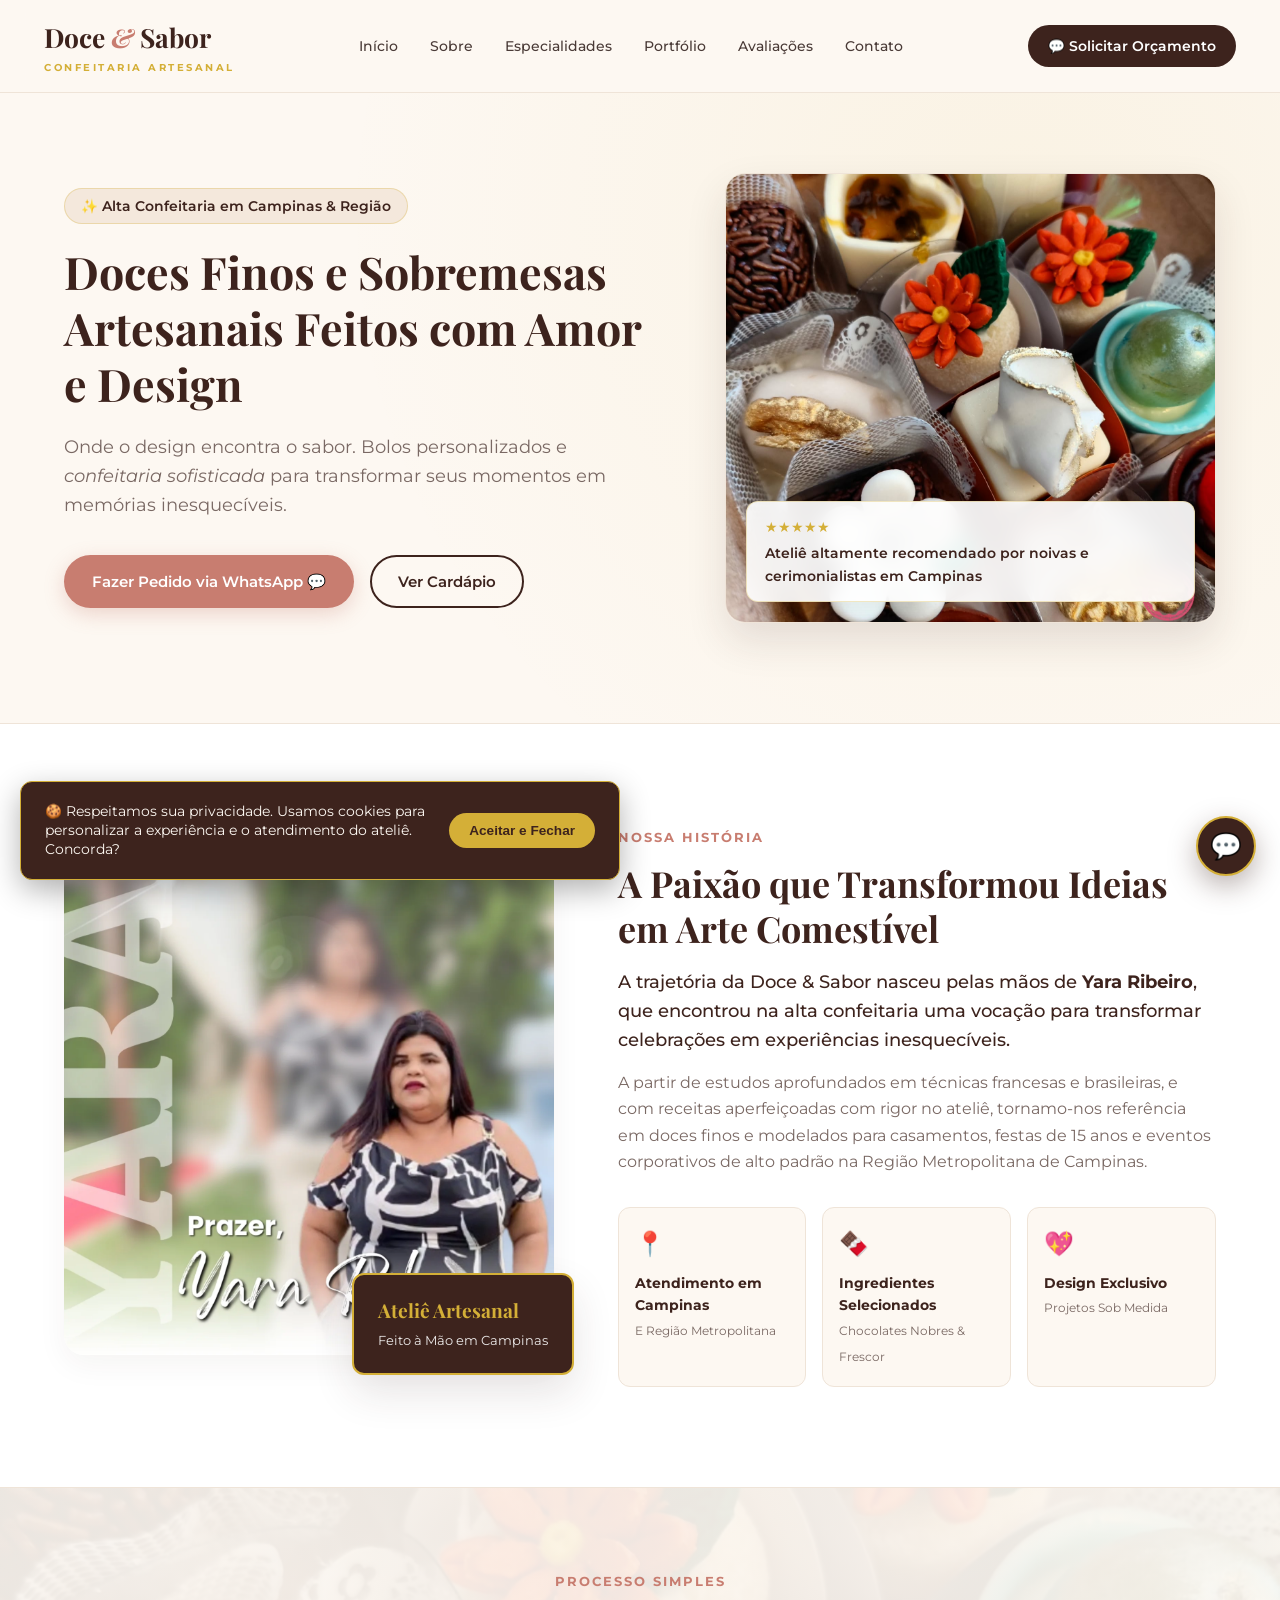
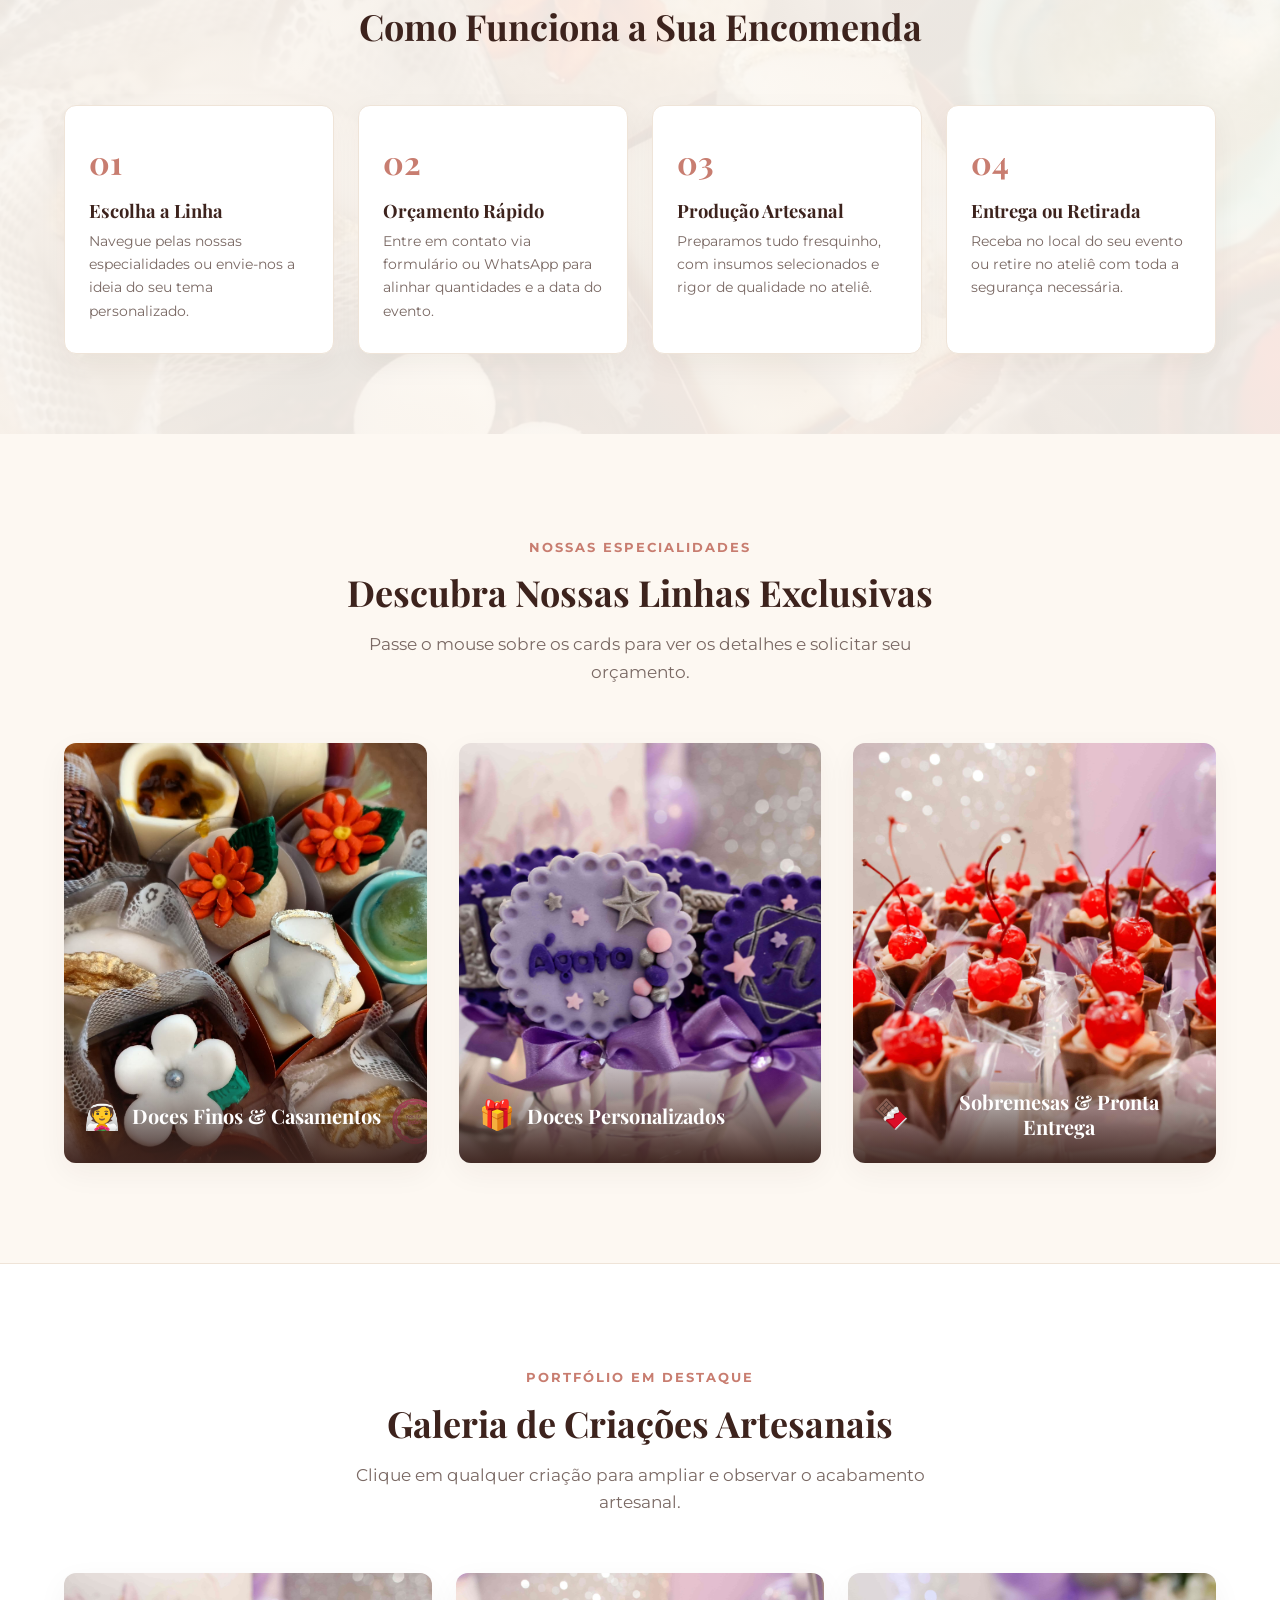
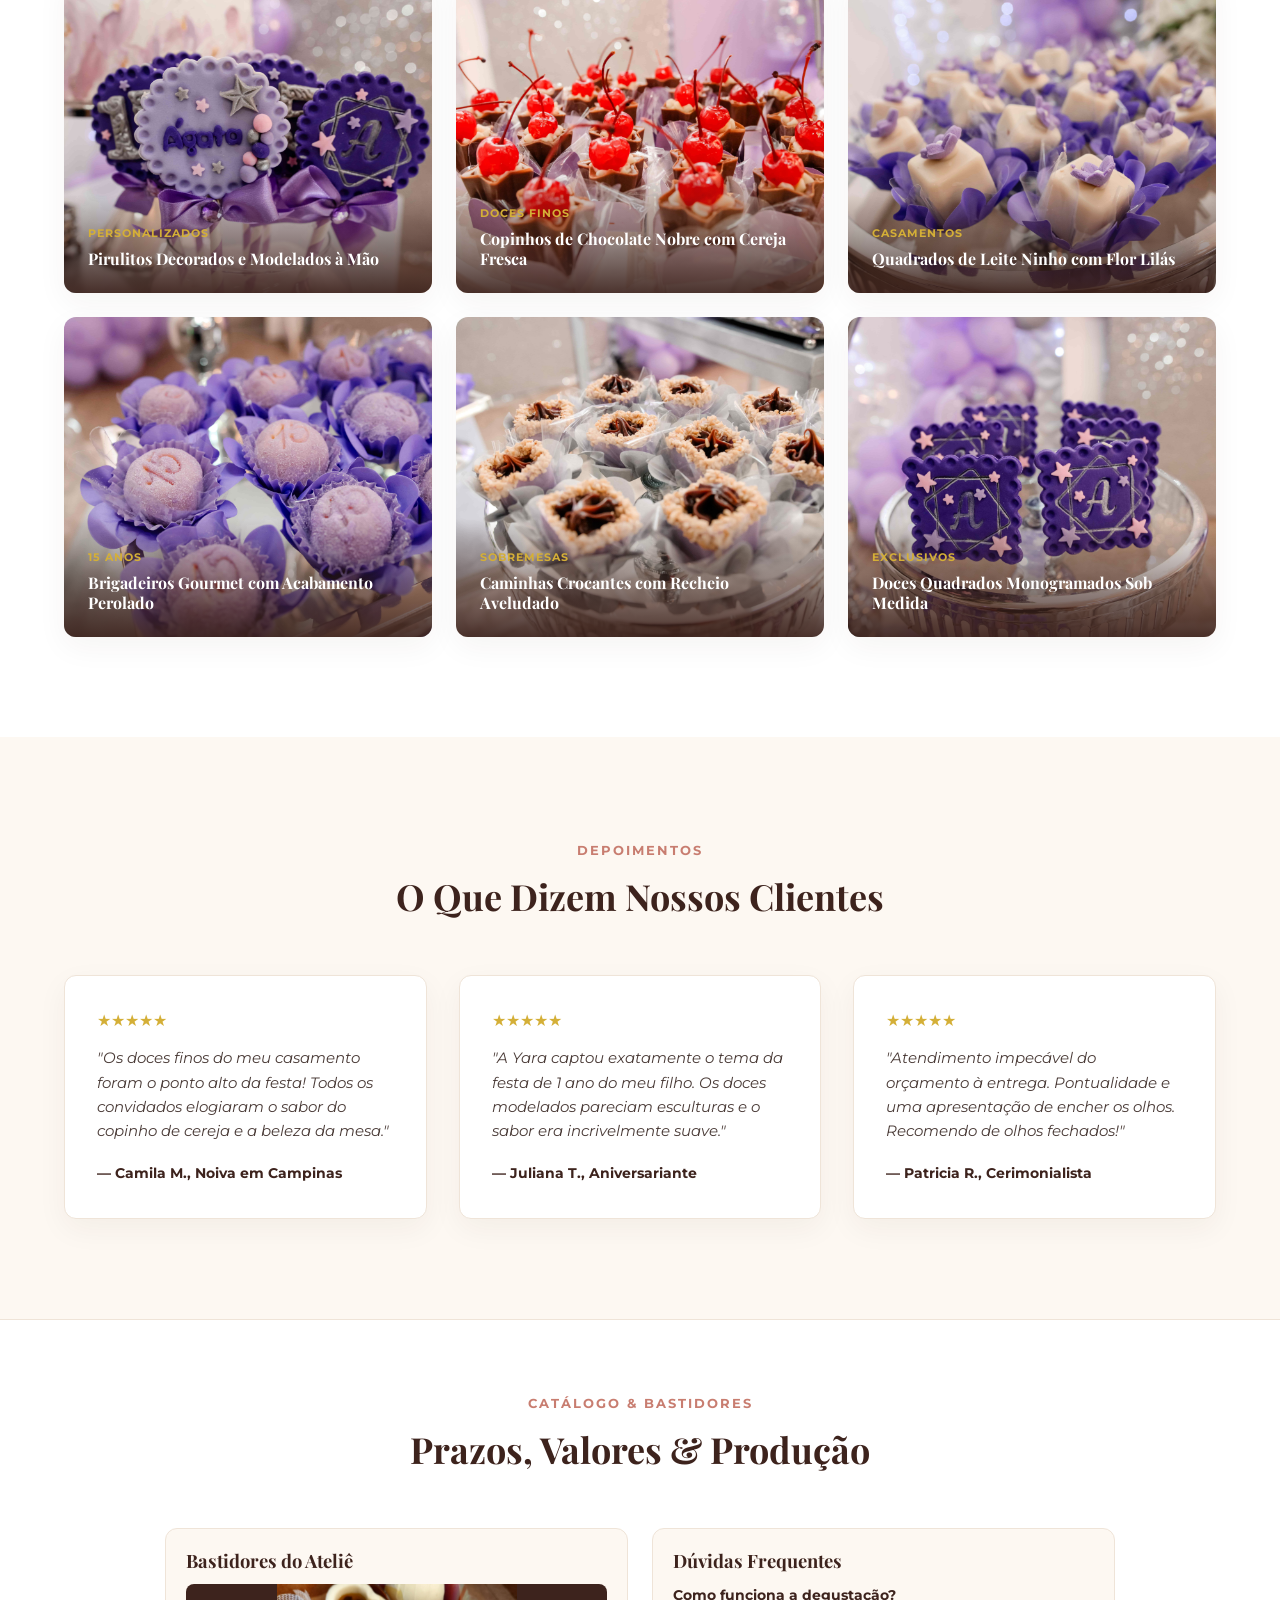
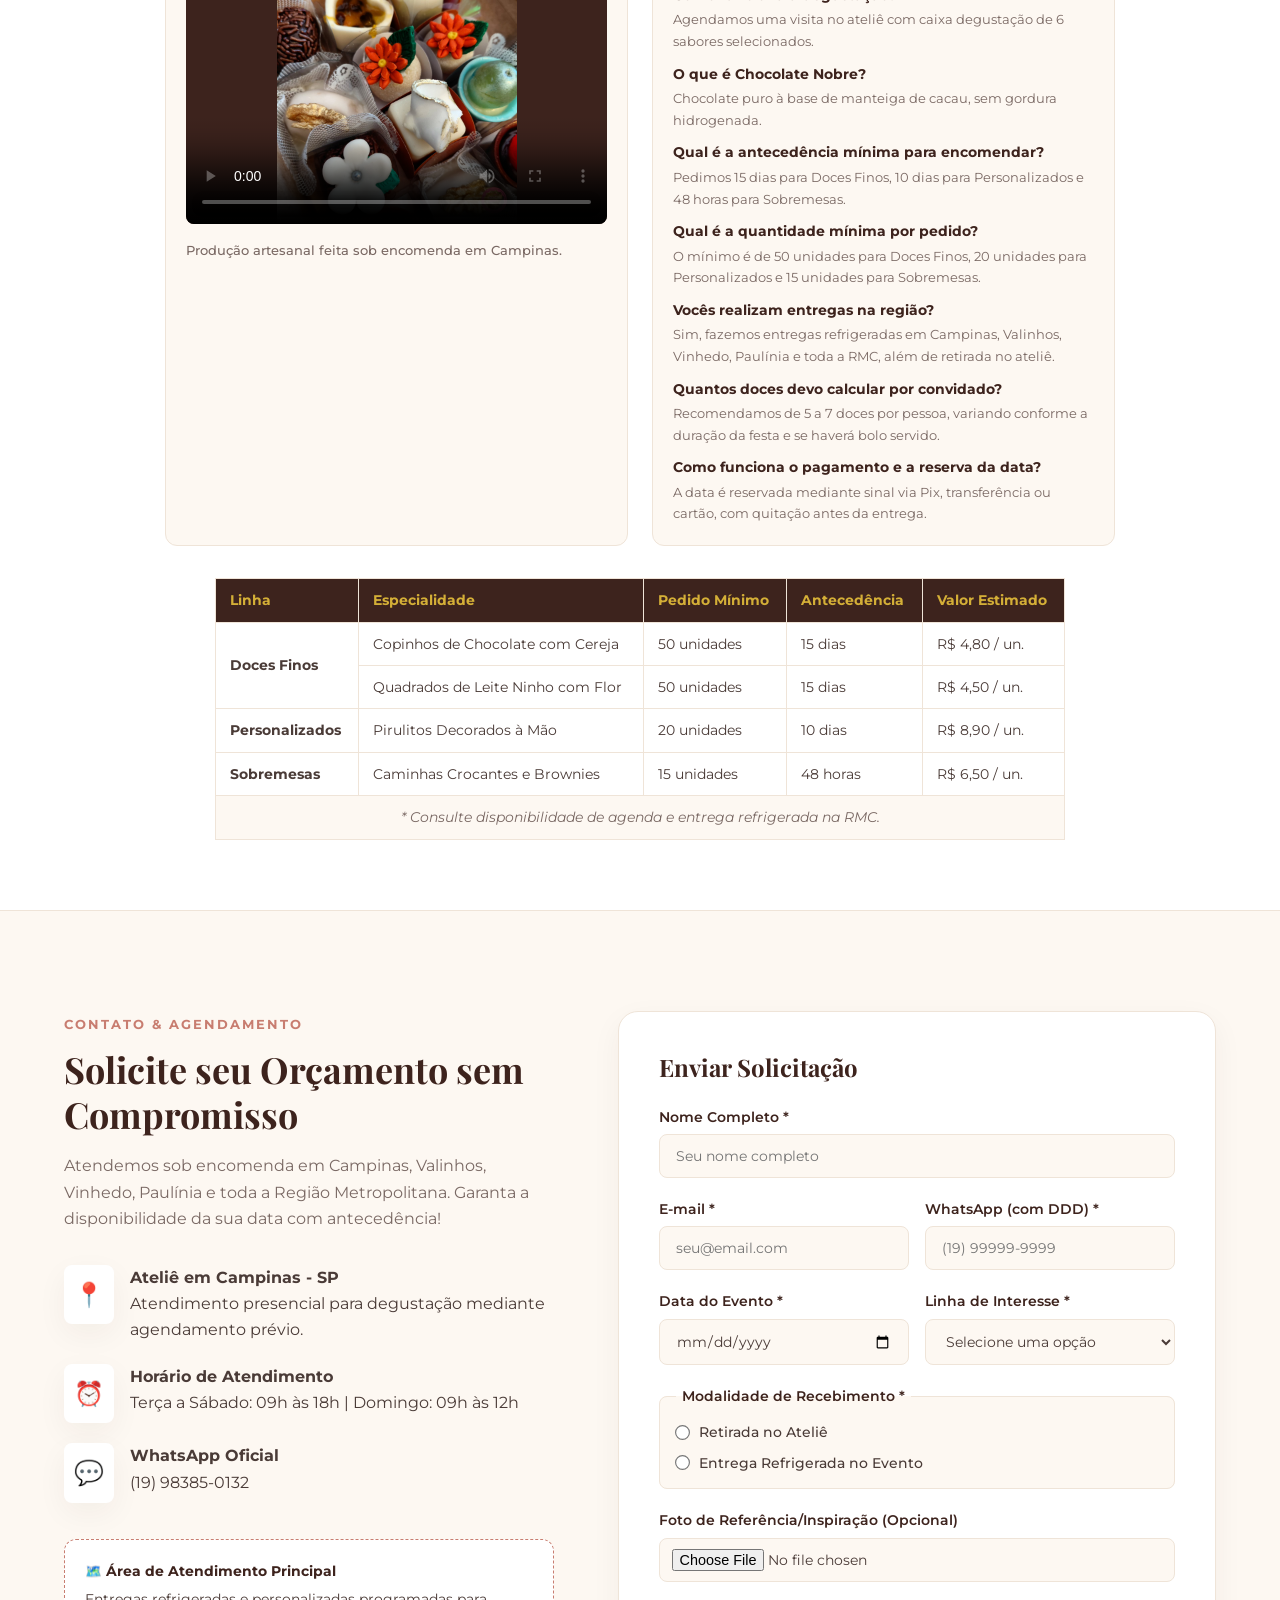
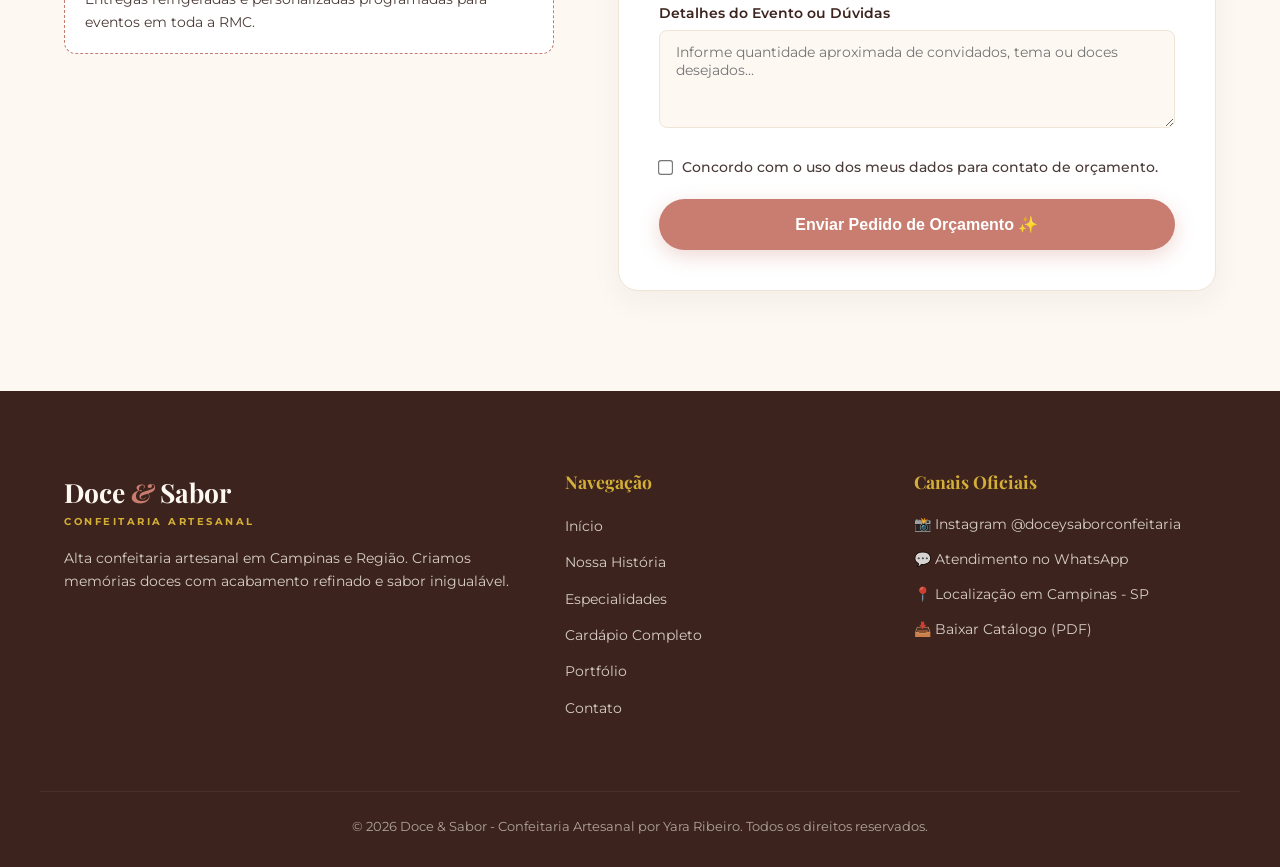
<file: index.html>
<!DOCTYPE html>
<html lang="pt-BR">
<head>
    <meta charset="UTF-8">
    <meta name="viewport" content="width=device-width, initial-scale=1.0">
    <title>Doce &amp; Sabor | Confeitaria Fina &amp; Doces Artesanais em Campinas</title>
    
    <!-- Google Fonts: Playfair Display + Montserrat -->
    <link rel="preconnect" href="https://fonts.googleapis.com">
    <link rel="preconnect" href="https://fonts.gstatic.com" crossorigin>
    <link href="https://fonts.googleapis.com/css2?family=Montserrat:ital,wght@0,300;0,400;0,500;0,600;0,700;1,400&family=Playfair+Display:ital,wght@0,500;0,600;0,700;1,400;1,600&display=swap" rel="stylesheet">
    
    <link rel="stylesheet" href="style.css">
</head>
<body>
    <!-- TELA DE CARREGAMENTO (PRELOADER) -->
    <div id="preloader">
        <div class="preloader-content">
            <p class="preloader-logo">Doce <span>&amp;</span> Sabor</p>
            <p class="preloader-tagline">CONFEITARIA ARTESANAL</p>
            <div class="preloader-spinner"></div>
        </div>
    </div>

    <!-- 1. HEADER / NAVBAR STICKY -->
    <header class="navbar">
        <div class="nav-container">
            <a href="#inicio" class="brand-logo">
                <span class="logo-text">Doce <span class="logo-ampersand">&amp;</span> Sabor</span>
                <span class="logo-tagline">CONFEITARIA ARTESANAL</span>
            </a>
            
            <nav class="nav-menu" aria-label="Menu Principal">
                <ul>
                    <li><a href="#inicio">Início</a></li>
                    <li><a href="#sobre">Sobre</a></li>
                    <li class="has-submenu">
                        <a href="#servicos">Especialidades</a>
                        <ul class="submenu">
                            <li><a href="#servicos">Doces Finos &amp; Casamentos</a></li>
                            <li><a href="#servicos">Doces Personalizados</a></li>
                            <li><a href="#informacoes">Tabela de Valores</a></li>
                            <li><a href="cardapio.html">Cardápio Completo</a></li>
                        </ul>
                    </li>
                    <li><a href="galeria.html">Portfólio</a></li>
                    <li><a href="#depoimentos">Avaliações</a></li>
                    <li><a href="contato.html">Contato</a></li>
                </ul>
            </nav>

            <div class="nav-actions">
                <a href="https://wa.me/5519983850132?text=Ol%C3%A1!%20Gostaria%20de%20solicitar%20um%20or%C3%A7amento." class="btn-whatsapp-header" target="_blank" rel="noopener noreferrer">
                    💬 Solicitar Orçamento
                </a>
            </div>
        </div>
    </header>

    <main>
        <!-- 2. HERO SECTION COM CARROSSEL HORIZONTAL -->
        <section id="inicio" class="hero-section">
            <div class="hero-container">
                <div class="hero-content">
                    <span class="hero-badge">✨ Alta Confeitaria em Campinas &amp; Região</span>
                    <h1 class="hero-headline">Doces Finos e Sobremesas Artesanais Feitos com Amor e Design</h1>
                    <p class="hero-subheadline">
                        Onde o design encontra o sabor. Bolos personalizados e <em>confeitaria sofisticada</em> para transformar seus momentos em memórias inesquecíveis.
                    </p>
                    <div class="hero-cta-group">
                        <a href="https://wa.me/5519983850132?text=Ol%C3%A1!%20Vim%20pelo%20site%20e%20gostaria%20de%20fazer%20um%20pedido." class="btn-cta-primary" target="_blank" rel="noopener noreferrer">
                            Fazer Pedido via WhatsApp 💬
                        </a>
                        <a href="cardapio.html" class="btn-cta-secondary">
                            Ver Cardápio
                        </a>
                    </div>
                </div>
                
                <div class="hero-visual">
                    <div class="slider-wrapper">
                        <div class="slider-track">
                            <img class="slide-img" src="71906.jpg" alt="Mesa de Doces Finos para Casamentos">
                            <img class="slide-img" src="doce-2.jpg" alt="Copinhos de Chocolate com Cereja">
                            <img class="slide-img" src="doce-3.jpg" alt="Quadrados Fina Confeitaria">
                            <img class="slide-img" src="doce-5.jpg" alt="Caminhas Crocantes com Recheio">
                        </div>
                        <div class="hero-image-card">
                            <div class="card-stars">★★★★★</div>
                            <p class="card-text">Ateliê altamente recomendado por noivas e cerimonialistas em Campinas</p>
                        </div>
                    </div>
                </div>
            </div>
        </section>

        <!-- 3. QUEM SOMOS / NOSSA HISTÓRIA -->
        <section id="sobre" class="sobre-section">
            <div class="sobre-container">
                <div class="sobre-image-col">
                    <div class="about-image-wrapper">
                        <img src="71910.webp" alt="Yara Ribeiro - Confeiteira e Fundadora da Doce e Sabor" class="fundadora-img">
                        <div class="about-experience-badge">
                            <span class="badge-title">Ateliê Artesanal</span>
                            <span class="badge-sub">Feito à Mão em Campinas</span>
                        </div>
                    </div>
                </div>
                
                <div class="sobre-text-col">
                    <span class="section-tag">Nossa História</span>
                    <h2 class="section-title">A Paixão que Transformou Ideias em Arte Comestível</h2>
                    <p class="paragraph-lead">
                        A trajetória da Doce &amp; Sabor nasceu pelas mãos de <strong>Yara Ribeiro</strong>, que encontrou na alta confeitaria uma vocação para transformar celebrações em experiências inesquecíveis.
                    </p>
                    <p class="paragraph-body">
                        A partir de estudos aprofundados em técnicas francesas e brasileiras, e com receitas aperfeiçoadas com rigor no ateliê, tornamo-nos referência em doces finos e modelados para casamentos, festas de 15 anos e eventos corporativos de alto padrão na Região Metropolitana de Campinas.
                    </p>
                    
                    <div class="badges-grid">
                        <div class="badge-item">
                            <span class="badge-icon">📍</span>
                            <div class="badge-info">
                                <strong>Atendimento em Campinas</strong>
                                <span>E Região Metropolitana</span>
                            </div>
                        </div>
                        <div class="badge-item">
                            <span class="badge-icon">🍫</span>
                            <div class="badge-info">
                                <strong>Ingredientes Selecionados</strong>
                                <span>Chocolates Nobres &amp; Frescor</span>
                            </div>
                        </div>
                        <div class="badge-item">
                            <span class="badge-icon">💖</span>
                            <div class="badge-info">
                                <strong>Design Exclusivo</strong>
                                <span>Projetos Sob Medida</span>
                            </div>
                        </div>
                    </div>
                </div>
            </div>
        </section>

        <!-- 4. PASSO A PASSO -->
        <section class="passos-section">
            <div class="container-center">
                <div class="section-header">
                    <span class="section-tag">Processo Simples</span>
                    <h2 class="section-title">Como Funciona a Sua Encomenda</h2>
                </div>
                <ol class="passos-grid">
                    <li class="passo-card">
                        <span class="passo-numero">01</span>
                        <h3>Escolha a Linha</h3>
                        <p>Navegue pelas nossas especialidades ou envie-nos a ideia do seu tema personalizado.</p>
                    </li>
                    <li class="passo-card">
                        <span class="passo-numero">02</span>
                        <h3>Orçamento Rápido</h3>
                        <p>Entre em contato via formulário ou WhatsApp para alinhar quantidades e a data do evento.</p>
                    </li>
                    <li class="passo-card">
                        <span class="passo-numero">03</span>
                        <h3>Produção Artesanal</h3>
                        <p>Preparamos tudo fresquinho, com insumos selecionados e rigor de qualidade no ateliê.</p>
                    </li>
                    <li class="passo-card">
                        <span class="passo-numero">04</span>
                        <h3>Entrega ou Retirada</h3>
                        <p>Receba no local do seu evento ou retire no ateliê com toda a segurança necessária.</p>
                    </li>
                </ol>
            </div>
        </section>

        <!-- 5. SEÇÃO DE SERVIÇOS / NOSSAS ESPECIALIDADES (FLIP CARDS 3D) -->
        <section id="servicos" class="servicos-section">
            <div class="container-center">
                <div class="section-header">
                    <span class="section-tag">Nossas Especialidades</span>
                    <h2 class="section-title">Descubra Nossas Linhas Exclusivas</h2>
                    <p class="section-subtitle">Passe o mouse sobre os cards para ver os detalhes e solicitar seu orçamento.</p>
                </div>

                <div class="servicos-grid">
                    <!-- CARD 1: DOCES FINOS -->
                    <div class="card-container">
                        <div class="card-inner">
                            <div class="card-front">
                                <img src="71906.jpg" alt="Doces Finos e Casamentos">
                                <div class="card-front-title">
                                    <span class="card-icon">👰</span>
                                    <h3>Doces Finos &amp; Casamentos</h3>
                                </div>
                            </div>
                            <div class="card-back">
                                <h3>Doces Finos &amp; Casamentos</h3>
                                <p>Linha exclusiva para casamentos e eventos corporativos de alto padrão com acabamento em ouro comestível, caminhas folheadas e apresentações refinadas.</p>
                                <a href="https://wa.me/5519983850132?text=Gostaria%20de%20saber%20mais%20sobre%20Doces%20Finos." class="btn-card-back" target="_blank" rel="noopener noreferrer">Solicitar Orçamento ✨</a>
                            </div>
                        </div>
                    </div>

                    <!-- CARD 2: DOCES TEMÁTICOS -->
                    <div class="card-container">
                        <div class="card-inner">
                            <div class="card-front">
                                <img src="doce-1.jpg" alt="Doces Personalizados Temáticos">
                                <div class="card-front-title">
                                    <span class="card-icon">🎁</span>
                                    <h3>Doces Personalizados</h3>
                                </div>
                            </div>
                            <div class="card-back highlight-card-back">
                                <h3>Doces Personalizados</h3>
                                <p>Bolos e doces modelados sob medida para festas infantis e comemorações especiais, esculpidos à mão com acabamento impecável.</p>
                                <a href="https://wa.me/5519983850132?text=Gostaria%20de%20saber%20mais%20sobre%20Doces%20Tematicos." class="btn-card-back" target="_blank" rel="noopener noreferrer">Solicitar Orçamento ✨</a>
                            </div>
                        </div>
                    </div>

                    <!-- CARD 3: SOBREMESAS -->
                    <div class="card-container">
                        <div class="card-inner">
                            <div class="card-front">
                                <img src="doce-2.jpg" alt="Sobremesas e Pronta Entrega">
                                <div class="card-front-title">
                                    <span class="card-icon">🍫</span>
                                    <h3>Sobremesas &amp; Pronta Entrega</h3>
                                </div>
                            </div>
                            <div class="card-back">
                                <h3>Sobremesas &amp; Pronta Entrega</h3>
                                <p>Brownies, copinhos de ganache, tortas artesanais de cacau e sobremesas individuais em embalagens delicadas para o seu dia a dia.</p>
                                <a href="https://wa.me/5519983850132?text=Gostaria%20de%20saber%20mais%20sobre%20Sobremesas." class="btn-card-back" target="_blank" rel="noopener noreferrer">Solicitar Orçamento ✨</a>
                            </div>
                        </div>
                    </div>
                </div>
            </div>
        </section>

        <!-- 6. GALERIA SHOWCASE UNIFICADA (FIGURE + LIGHTBOX CSS) -->
        <section id="galeria" class="galeria-section">
            <div class="container-center">
                <div class="section-header">
                    <span class="section-tag">Portfólio em Destaque</span>
                    <h2 class="section-title">Galeria de Criações Artesanais</h2>
                    <p class="section-subtitle">Clique em qualquer criação para ampliar e observar o acabamento artesanal.</p>
                </div>

                <div class="gallery-grid">
                    <figure class="gallery-item">
                        <a href="#img1">
                            <img src="doce-1.jpg" alt="Pirulitos Personalizados Temáticos">
                            <figcaption class="gallery-caption">
                                <span class="caption-tag">Personalizados</span>
                                <h3 class="caption-title">Pirulitos Decorados e Modelados à Mão</h3>
                            </figcaption>
                        </a>
                    </figure>

                    <figure class="gallery-item">
                        <a href="#img2">
                            <img src="doce-2.jpg" alt="Copinhos de Chocolate com Cereja">
                            <figcaption class="gallery-caption">
                                <span class="caption-tag">Doces Finos</span>
                                <h3 class="caption-title">Copinhos de Chocolate Nobre com Cereja Fresca</h3>
                            </figcaption>
                        </a>
                    </figure>

                    <figure class="gallery-item">
                        <a href="#img3">
                            <img src="doce-3.jpg" alt="Doces Finos Quadrados Lilás">
                            <figcaption class="gallery-caption">
                                <span class="caption-tag">Casamentos</span>
                                <h3 class="caption-title">Quadrados de Leite Ninho com Flor Lilás</h3>
                            </figcaption>
                        </a>
                    </figure>

                    <figure class="gallery-item">
                        <a href="#img4">
                            <img src="doce-4.jpg" alt="Brigadeiros Personalizados 15 Anos">
                            <figcaption class="gallery-caption">
                                <span class="caption-tag">15 Anos</span>
                                <h3 class="caption-title">Brigadeiros Gourmet com Acabamento Perolado</h3>
                            </figcaption>
                        </a>
                    </figure>

                    <figure class="gallery-item">
                        <a href="#img5">
                            <img src="doce-5.jpg" alt="Caminhas de Chocolate com Recheio">
                            <figcaption class="gallery-caption">
                                <span class="caption-tag">Sobremesas</span>
                                <h3 class="caption-title">Caminhas Crocantes com Recheio Aveludado</h3>
                            </figcaption>
                        </a>
                    </figure>

                    <figure class="gallery-item">
                        <a href="#img6">
                            <img src="doce-6.jpg" alt="Doces Quadrados Personalizados com Inicial">
                            <figcaption class="gallery-caption">
                                <span class="caption-tag">Exclusivos</span>
                                <h3 class="caption-title">Doces Quadrados Monogramados Sob Medida</h3>
                            </figcaption>
                        </a>
                    </figure>
                </div>

                <!-- MODAIS LIGHTBOX (IMAGENS AMPLIADAS) -->
                <div class="lightbox" id="img1">
                    <a href="#galeria" class="lightbox-overlay" aria-label="Fechar ampliação"></a>
                    <div class="lightbox-content">
                        <a href="#galeria" class="close-btn" aria-label="Fechar">&times;</a>
                        <img src="doce-1.jpg" alt="Pirulitos Personalizados Temáticos">
                    </div>
                </div>

                <div class="lightbox" id="img2">
                    <a href="#galeria" class="lightbox-overlay" aria-label="Fechar ampliação"></a>
                    <div class="lightbox-content">
                        <a href="#galeria" class="close-btn" aria-label="Fechar">&times;</a>
                        <img src="doce-2.jpg" alt="Copinhos de Chocolate com Cereja">
                    </div>
                </div>

                <div class="lightbox" id="img3">
                    <a href="#galeria" class="lightbox-overlay" aria-label="Fechar ampliação"></a>
                    <div class="lightbox-content">
                        <a href="#galeria" class="close-btn" aria-label="Fechar">&times;</a>
                        <img src="doce-3.jpg" alt="Doces Finos Quadrados Lilás">
                    </div>
                </div>

                <div class="lightbox" id="img4">
                    <a href="#galeria" class="lightbox-overlay" aria-label="Fechar ampliação"></a>
                    <div class="lightbox-content">
                        <a href="#galeria" class="close-btn" aria-label="Fechar">&times;</a>
                        <img src="doce-4.jpg" alt="Brigadeiros Personalizados 15 Anos">
                    </div>
                </div>

                <div class="lightbox" id="img5">
                    <a href="#galeria" class="lightbox-overlay" aria-label="Fechar ampliação"></a>
                    <div class="lightbox-content">
                        <a href="#galeria" class="close-btn" aria-label="Fechar">&times;</a>
                        <img src="doce-5.jpg" alt="Caminhas de Chocolate com Recheio">
                    </div>
                </div>

                <div class="lightbox" id="img6">
                    <a href="#galeria" class="lightbox-overlay" aria-label="Fechar ampliação"></a>
                    <div class="lightbox-content">
                        <a href="#galeria" class="close-btn" aria-label="Fechar">&times;</a>
                        <img src="doce-6.jpg" alt="Doces Quadrados Personalizados com Inicial">
                    </div>
                </div>
            </div>
        </section>

        <!-- 7. DEPOIMENTOS -->
        <section id="depoimentos" class="depoimentos-section">
            <div class="container-center">
                <div class="section-header">
                    <span class="section-tag">Depoimentos</span>
                    <h2 class="section-title">O Que Dizem Nossos Clientes</h2>
                </div>
                <div class="depoimentos-grid">
                    <article class="depoimento-card">
                        <div class="depoimento-stars">★★★★★</div>
                        <p>"Os doces finos do meu casamento foram o ponto alto da festa! Todos os convidados elogiaram o sabor do copinho de cereja e a beleza da mesa."</p>
                        <strong>— Camila M., Noiva em Campinas</strong>
                    </article>
                    <article class="depoimento-card">
                        <div class="depoimento-stars">★★★★★</div>
                        <p>"A Yara captou exatamente o tema da festa de 1 ano do meu filho. Os doces modelados pareciam esculturas e o sabor era incrivelmente suave."</p>
                        <strong>— Juliana T., Aniversariante</strong>
                    </article>
                    <article class="depoimento-card">
                        <div class="depoimento-stars">★★★★★</div>
                        <p>"Atendimento impecável do orçamento à entrega. Pontualidade e uma apresentação de encher os olhos. Recomendo de olhos fechados!"</p>
                        <strong>— Patricia R., Cerimonialista</strong>
                    </article>
                </div>
            </div>
        </section>

        <!-- 8. INFORMAÇÕES DE ENCOMENDA (VÍDEO, DÚVIDAS E TABELA) -->
        <section id="informacoes" class="info-extra-section">
            <div class="container-center">
                <div class="section-header">
                    <span class="section-tag">Catálogo &amp; Bastidores</span>
                    <h2 class="section-title">Prazos, Valores &amp; Produção</h2>
                </div>

                <div class="info-extra-grid">
                    <div class="video-box">
                        <h3>Bastidores do Ateliê</h3>
                        <video class="atelie-video" controls poster="71906.jpg">
                            <source src="bastidores-atelie.mp4" type="video/mp4">
                            Seu navegador não suporta a reprodução de vídeos HTML5.
                        </video>
                        <p class="video-caption">Produção artesanal feita sob encomenda em Campinas.</p>
                    </div>

                    <div class="faq-box">
                        <h3>Dúvidas Frequentes</h3>
                        <dl class="faq-list">
                            <dt>Como funciona a degustação?</dt>
                            <dd>Agendamos uma visita no ateliê com caixa degustação de 6 sabores selecionados.</dd>

                            <dt>O que é Chocolate Nobre?</dt>
                            <dd>Chocolate puro à base de manteiga de cacau, sem gordura hidrogenada.</dd>

                            <dt>Qual é a antecedência mínima para encomendar?</dt>
                            <dd>Pedimos 15 dias para Doces Finos, 10 dias para Personalizados e 48 horas para Sobremesas.</dd>

                            <dt>Qual é a quantidade mínima por pedido?</dt>
                            <dd>O mínimo é de 50 unidades para Doces Finos, 20 unidades para Personalizados e 15 unidades para Sobremesas.</dd>

                            <dt>Vocês realizam entregas na região?</dt>
                            <dd>Sim, fazemos entregas refrigeradas em Campinas, Valinhos, Vinhedo, Paulínia e toda a RMC, além de retirada no ateliê.</dd>

                            <dt>Quantos doces devo calcular por convidado?</dt>
                            <dd>Recomendamos de 5 a 7 doces por pessoa, variando conforme a duração da festa e se haverá bolo servido.</dd>

                            <dt>Como funciona o pagamento e a reserva da data?</dt>
                            <dd>A data é reservada mediante sinal via Pix, transferência ou cartão, com quitação antes da entrega.</dd>
                        </dl>
                    </div>
                </div>

                <div class="table-responsive">
                    <table class="tabela-precos">
                        <thead>
                            <tr>
                                <th>Linha</th>
                                <th>Especialidade</th>
                                <th>Pedido Mínimo</th>
                                <th>Antecedência</th>
                                <th>Valor Estimado</th>
                            </tr>
                        </thead>
                        <tbody>
                            <tr>
                                <td rowspan="2"><strong>Doces Finos</strong></td>
                                <td>Copinhos de Chocolate com Cereja</td>
                                <td>50 unidades</td>
                                <td>15 dias</td>
                                <td>R$ 4,80 / un.</td>
                            </tr>
                            <tr>
                                <td>Quadrados de Leite Ninho com Flor</td>
                                <td>50 unidades</td>
                                <td>15 dias</td>
                                <td>R$ 4,50 / un.</td>
                            </tr>
                            <tr>
                                <td><strong>Personalizados</strong></td>
                                <td>Pirulitos Decorados à Mão</td>
                                <td>20 unidades</td>
                                <td>10 dias</td>
                                <td>R$ 8,90 / un.</td>
                            </tr>
                            <tr>
                                <td><strong>Sobremesas</strong></td>
                                <td>Caminhas Crocantes e Brownies</td>
                                <td>15 unidades</td>
                                <td>48 horas</td>
                                <td>R$ 6,50 / un.</td>
                            </tr>
                            <tr>
                                <td colspan="5" class="tabela-rodape">
                                    <em>* Consulte disponibilidade de agenda e entrega refrigerada na RMC.</em>
                                </td>
                            </tr>
                        </tbody>
                    </table>
                </div>
            </div>
        </section>

        <!-- 9. CONTATO E ORÇAMENTO -->
        <section id="contato" class="contato-section">
            <div class="contato-container">
                <div class="contato-info-col">
                    <span class="section-tag">Contato &amp; Agendamento</span>
                    <h2 class="section-title">Solicite seu Orçamento sem Compromisso</h2>
                    <p class="contato-intro">
                        Atendemos sob encomenda em Campinas, Valinhos, Vinhedo, Paulínia e toda a Região Metropolitana. Garanta a disponibilidade da sua data com antecedência!
                    </p>

                    <div class="info-list">
                        <div class="info-card">
                            <span class="info-icon">📍</span>
                            <div>
                                <strong>Ateliê em Campinas - SP</strong>
                                <p>Atendimento presencial para degustação mediante agendamento prévio.</p>
                            </div>
                        </div>

                        <div class="info-card">
                            <span class="info-icon">⏰</span>
                            <div>
                                <strong>Horário de Atendimento</strong>
                                <p>Terça a Sábado: 09h às 18h | Domingo: 09h às 12h</p>
                            </div>
                        </div>

                        <div class="info-card">
                            <span class="info-icon">💬</span>
                            <div>
                                <strong>WhatsApp Oficial</strong>
                                <p>(19) 98385-0132</p>
                            </div>
                        </div>
                    </div>

                    <div class="mapa-simulado">
                        <div class="mapa-header">🗺️ Área de Atendimento Principal</div>
                        <div class="mapa-body">
                            Entregas refrigeradas e personalizadas programadas para eventos em toda a RMC.
                        </div>
                    </div>
                </div>

                <div class="contato-form-col">
                    <form class="contact-form" action="processa_orcamento.php" method="POST" enctype="multipart/form-data">
                        <h3 class="form-title">Enviar Solicitação</h3>
                        
                        <div class="form-field">
                            <label for="nome">Nome Completo *</label>
                            <input type="text" id="nome" name="nome_cliente" minlength="3" maxlength="100" placeholder="Seu nome completo" required>
                        </div>

                        <div class="form-row">
                            <div class="form-field">
                                <label for="email">E-mail *</label>
                                <input type="email" id="email" name="email_cliente" maxlength="120" placeholder="seu@email.com" required>
                            </div>

                            <div class="form-field">
                                <label for="telefone">WhatsApp (com DDD) *</label>
                                <input type="tel" id="telefone" name="telefone_cliente" 
                                       pattern="\([0-9]{2}\) [0-9]{4,5}-[0-9]{4}" 
                                       title="Digite no formato: (19) 99999-9999"
                                       placeholder="(19) 99999-9999" required>
                            </div>
                        </div>

                        <div class="form-row">
                            <div class="form-field">
                                <label for="data-evento">Data do Evento *</label>
                                <input type="date" id="data-evento" name="data_evento" required>
                            </div>

                            <div class="form-field">
                                <label for="linha-produto">Linha de Interesse *</label>
                                <select id="linha-produto" name="linha_produto" required>
                                    <option value="" disabled selected>Selecione uma opção</option>
                                    <option value="casamentos">Doces Finos &amp; Casamentos</option>
                                    <option value="tematicos">Doces Personalizados Temáticos</option>
                                    <option value="sobremesas">Sobremesas &amp; Pronta Entrega</option>
                                </select>
                            </div>
                        </div>

                        <fieldset class="form-field">
                            <legend>Modalidade de Recebimento *</legend>
                            <label><input type="radio" name="tipo_entrega" value="retirada" required> Retirada no Ateliê</label>
                            <label><input type="radio" name="tipo_entrega" value="entrega"> Entrega Refrigerada no Evento</label>
                        </fieldset>

                        <div class="form-field">
                            <label for="referencia">Foto de Referência/Inspiração (Opcional)</label>
                            <input type="file" id="referencia" name="foto_referencia" accept="image/png, image/jpeg, image/webp">
                        </div>

                        <div class="form-field">
                            <label for="mensagem">Detalhes do Evento ou Dúvidas</label>
                            <textarea id="mensagem" name="mensagem" rows="4" maxlength="1000" placeholder="Informe quantidade aproximada de convidados, tema ou doces desejados..."></textarea>
                        </div>

                        <div class="form-field">
                            <label>
                                <input type="checkbox" name="aceite_lgpd" value="1" required>
                                Concordo com o uso dos meus dados para contato de orçamento.
                            </label>
                        </div>

                        <button type="submit" class="btn-submit-form">Enviar Pedido de Orçamento ✨</button>
                    </form>
                </div>
            </div>
        </section>
    </main>

    <!-- BANNER DE COOKIES -->
    <div id="cookie-banner" class="cookie-banner">
        <div class="cookie-content">
            <p>🍪 Respeitamos sua privacidade. Usamos cookies para personalizar a experiência e o atendimento do ateliê. Concorda?</p>
            <button id="btn-accept-cookies" class="btn-cookie-accept">Aceitar e Fechar</button>
        </div>
    </div>

    <!-- 10. FOOTER -->
    <footer class="footer">
        <div class="footer-container">
            <div class="footer-col brand-col">
                <a href="#inicio" class="brand-logo footer-logo">
                    <span class="logo-text">Doce <span class="logo-ampersand">&amp;</span> Sabor</span>
                    <span class="logo-tagline">CONFEITARIA ARTESANAL</span>
                </a>
                <p class="footer-desc">
                    Alta confeitaria artesanal em Campinas e Região. Criamos memórias doces com acabamento refinado e sabor inigualável.
                </p>
            </div>

            <div class="footer-col">
                <h4 class="footer-heading">Navegação</h4>
                <ul class="footer-links">
                    <li><a href="#inicio">Início</a></li>
                    <li><a href="#sobre">Nossa História</a></li>
                    <li><a href="#servicos">Especialidades</a></li>
                    <li><a href="cardapio.html">Cardápio Completo</a></li>
                    <li><a href="galeria.html">Portfólio</a></li>
                    <li><a href="contato.html">Contato</a></li>
                </ul>
            </div>

            <div class="footer-col">
                <h4 class="footer-heading">Canais Oficiais</h4>
                <div class="social-links">
                    <a href="https://www.instagram.com/doceysaborconfeitaria" target="_blank" rel="noopener noreferrer" class="social-btn">📸 Instagram @doceysaborconfeitaria</a>
                    <a href="https://wa.me/5519983850132" target="_blank" rel="noopener noreferrer" class="social-btn">💬 Atendimento no WhatsApp</a>
                    <a href="https://maps.google.com" target="_blank" rel="noopener noreferrer" class="social-btn">📍 Localização em Campinas - SP</a>
                    <a href="catalogo-doce-sabor.pdf" download class="social-btn">📥 Baixar Catálogo (PDF)</a>
                </div>
            </div>
        </div>

        <div class="footer-bottom">
            <p>&copy; 2026 Doce &amp; Sabor - Confeitaria Artesanal por Yara Ribeiro. Todos os direitos reservados.</p>
        </div>
    </footer>

    <!-- CHATBOT -->
    <script src="chatbot.js"></script>
    <script>
      initChatbot({
        jsonUrl: 'minha-base-dados.json'
      });
    </script>

    <!-- SCRIPT DE GERENCIAMENTO DE COOKIES -->
    <script>
        const cookieBanner = document.getElementById('cookie-banner');
        const btnAcceptCookies = document.getElementById('btn-accept-cookies');

        if (localStorage.getItem('doces_cookies_accepted') === 'true') {
            cookieBanner.style.display = 'none';
        }

        btnAcceptCookies.addEventListener('click', () => {
            localStorage.setItem('doces_cookies_accepted', 'true');
            cookieBanner.style.display = 'none';
        });
    </script>

    <!-- SCRIPT DO PRELOADER -->
    <script>
        window.addEventListener('load', () => {
            const preloader = document.getElementById('preloader');
            preloader.classList.add('preloader-hidden');
            setTimeout(() => {
                preloader.style.display = 'none';
            }, 600);
        });
    </script>
</body>
</html>
</file>
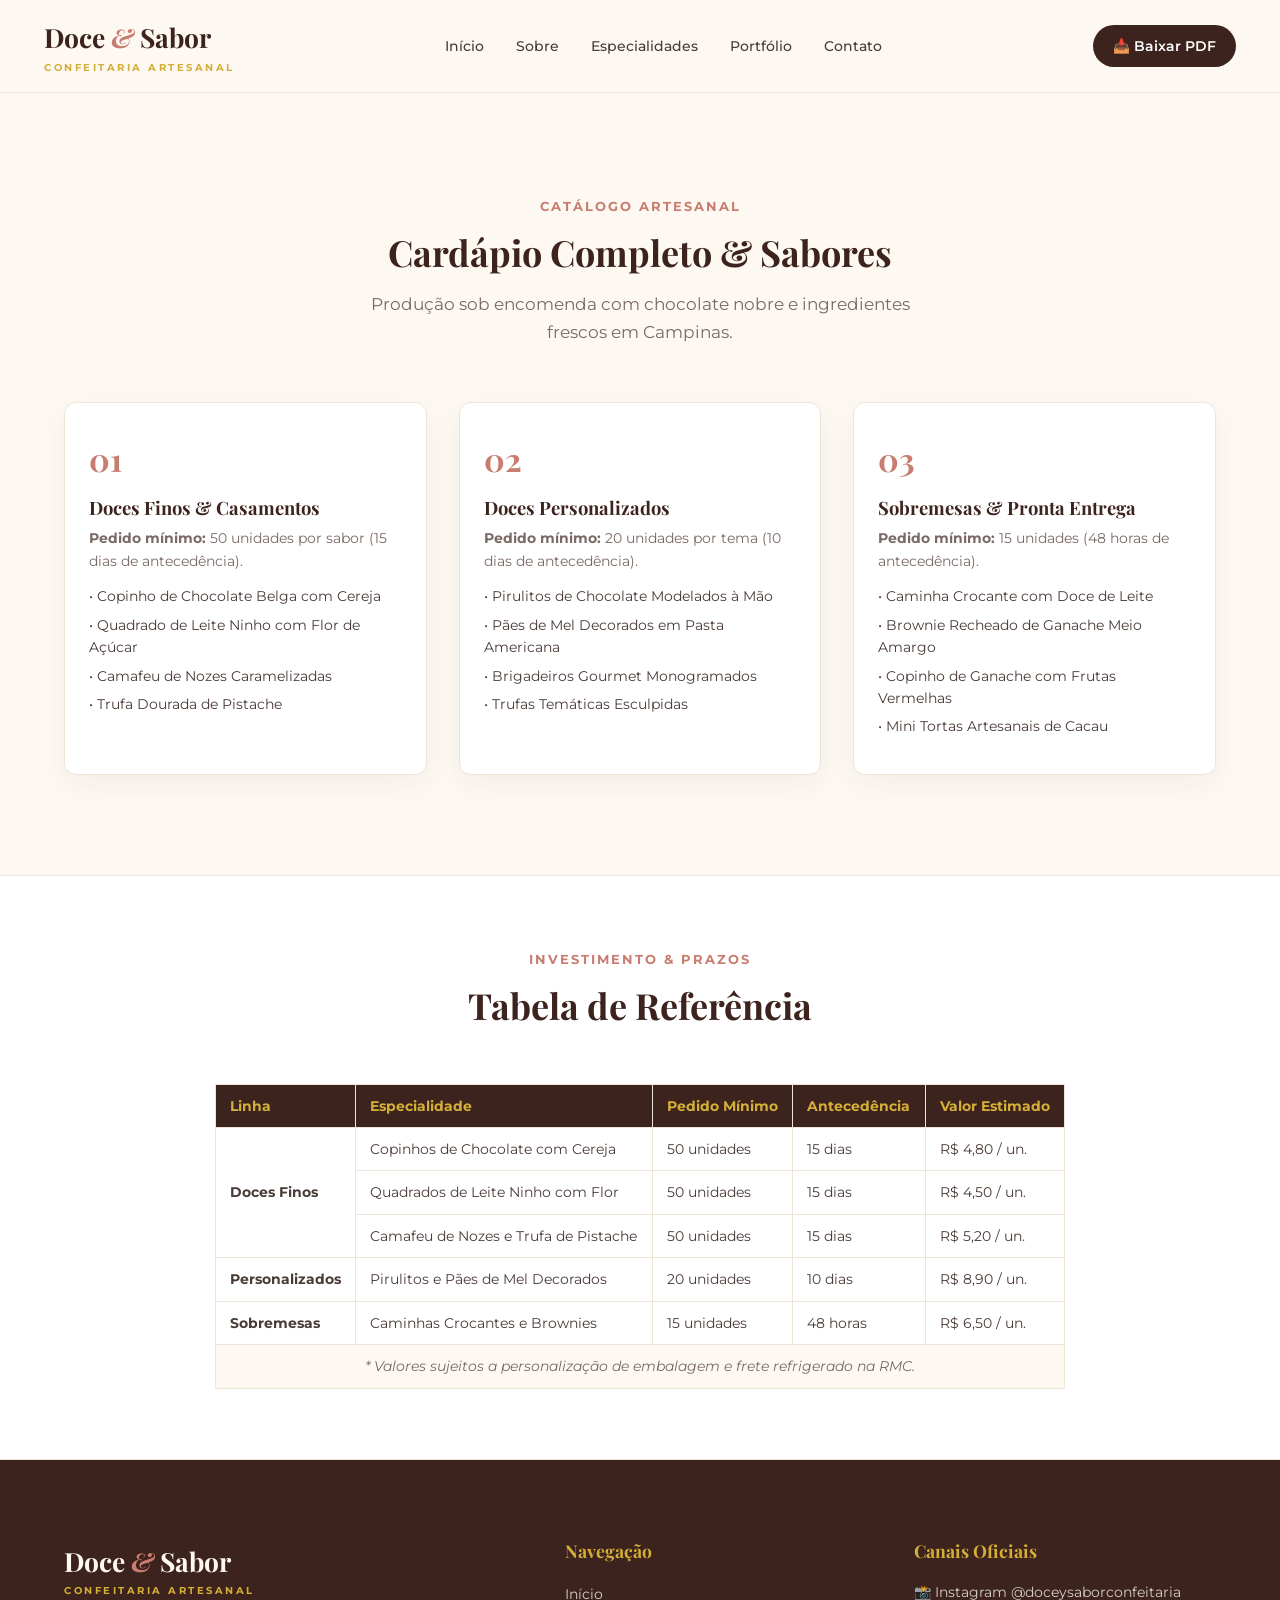
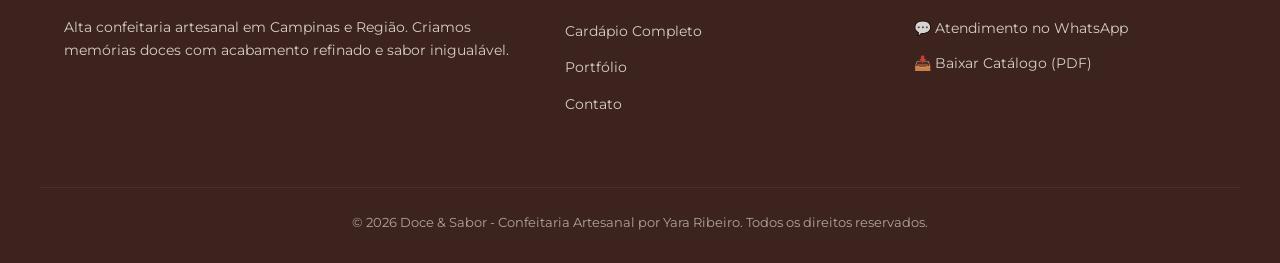
<file: cardapio.html>
<!DOCTYPE html>
<html lang="pt-BR">
<head>
    <meta charset="UTF-8">
    <meta name="viewport" content="width=device-width, initial-scale=1.0">
    <title>Cardápio Completo | Doce &amp; Sabor Confeitaria Artesanal</title>
    
    <link rel="preconnect" href="https://fonts.googleapis.com">
    <link rel="preconnect" href="https://fonts.gstatic.com" crossorigin>
    <link href="https://fonts.googleapis.com/css2?family=Montserrat:ital,wght@0,300;0,400;0,500;0,600;0,700;1,400&family=Playfair+Display:ital,wght@0,500;0,600;0,700;1,400;1,600&display=swap" rel="stylesheet">
    
    <link rel="stylesheet" href="style.css">
</head>
<body>
    <!-- HEADER -->
    <header class="navbar">
        <div class="nav-container">
            <a href="index.html" class="brand-logo">
                <span class="logo-text">Doce <span class="logo-ampersand">&amp;</span> Sabor</span>
                <span class="logo-tagline">CONFEITARIA ARTESANAL</span>
            </a>
            
            <nav class="nav-menu" aria-label="Menu Principal">
                <ul>
                    <li><a href="index.html">Início</a></li>
                    <li><a href="index.html#sobre">Sobre</a></li>
                    <li class="has-submenu">
                        <a href="cardapio.html">Especialidades</a>
                        <ul class="submenu">
                            <li><a href="#doces-finos">Doces Finos &amp; Casamentos</a></li>
                            <li><a href="#personalizados">Doces Personalizados</a></li>
                            <li><a href="#tabela-valores">Tabela de Valores</a></li>
                            <li><a href="cardapio.html">Cardápio Completo</a></li>
                        </ul>
                    </li>
                    <li><a href="galeria.html">Portfólio</a></li>
                    <li><a href="contato.html">Contato</a></li>
                </ul>
            </nav>

            <div class="nav-actions">
                <a href="catalogo-doce-sabor.pdf" download class="btn-whatsapp-header">
                    📥 Baixar PDF
                </a>
            </div>
        </div>
    </header>

    <main>
        <!-- LISTAGEM DE ESPECIALIDADES -->
        <section id="doces-finos" class="servicos-section">
            <div class="container-center">
                <div class="section-header">
                    <span class="section-tag">Catálogo Artesanal</span>
                    <h1 class="section-title">Cardápio Completo &amp; Sabores</h1>
                    <p class="section-subtitle">Produção sob encomenda com chocolate nobre e ingredientes frescos em Campinas.</p>
                </div>

                <div class="servicos-grid" id="personalizados">
                    <article class="passo-card">
                        <span class="passo-numero">01</span>
                        <h2>Doces Finos &amp; Casamentos</h2>
                        <p><strong>Pedido mínimo:</strong> 50 unidades por sabor (15 dias de antecedência).</p>
                        <ul>
                            <li>• Copinho de Chocolate Belga com Cereja</li>
                            <li>• Quadrado de Leite Ninho com Flor de Açúcar</li>
                            <li>• Camafeu de Nozes Caramelizadas</li>
                            <li>• Trufa Dourada de Pistache</li>
                        </ul>
                    </article>

                    <article class="passo-card">
                        <span class="passo-numero">02</span>
                        <h2>Doces Personalizados</h2>
                        <p><strong>Pedido mínimo:</strong> 20 unidades por tema (10 dias de antecedência).</p>
                        <ul>
                            <li>• Pirulitos de Chocolate Modelados à Mão</li>
                            <li>• Pães de Mel Decorados em Pasta Americana</li>
                            <li>• Brigadeiros Gourmet Monogramados</li>
                            <li>• Trufas Temáticas Esculpidas</li>
                        </ul>
                    </article>

                    <article class="passo-card">
                        <span class="passo-numero">03</span>
                        <h2>Sobremesas &amp; Pronta Entrega</h2>
                        <p><strong>Pedido mínimo:</strong> 15 unidades (48 horas de antecedência).</p>
                        <ul>
                            <li>• Caminha Crocante com Doce de Leite</li>
                            <li>• Brownie Recheado de Ganache Meio Amargo</li>
                            <li>• Copinho de Ganache com Frutas Vermelhas</li>
                            <li>• Mini Tortas Artesanais de Cacau</li>
                        </ul>
                    </article>
                </div>
            </div>
        </section>

        <!-- TABELA COMPLETA DE VALORES -->
        <section id="tabela-valores" class="info-extra-section">
            <div class="container-center">
                <div class="section-header">
                    <span class="section-tag">Investimento &amp; Prazos</span>
                    <h2 class="section-title">Tabela de Referência</h2>
                </div>

                <div class="table-responsive">
                    <table class="tabela-precos">
                        <thead>
                            <tr>
                                <th>Linha</th>
                                <th>Especialidade</th>
                                <th>Pedido Mínimo</th>
                                <th>Antecedência</th>
                                <th>Valor Estimado</th>
                            </tr>
                        </thead>
                        <tbody>
                            <tr>
                                <td rowspan="3"><strong>Doces Finos</strong></td>
                                <td>Copinhos de Chocolate com Cereja</td>
                                <td>50 unidades</td>
                                <td>15 dias</td>
                                <td>R$ 4,80 / un.</td>
                            </tr>
                            <tr>
                                <td>Quadrados de Leite Ninho com Flor</td>
                                <td>50 unidades</td>
                                <td>15 dias</td>
                                <td>R$ 4,50 / un.</td>
                            </tr>
                            <tr>
                                <td>Camafeu de Nozes e Trufa de Pistache</td>
                                <td>50 unidades</td>
                                <td>15 dias</td>
                                <td>R$ 5,20 / un.</td>
                            </tr>
                            <tr>
                                <td><strong>Personalizados</strong></td>
                                <td>Pirulitos e Pães de Mel Decorados</td>
                                <td>20 unidades</td>
                                <td>10 dias</td>
                                <td>R$ 8,90 / un.</td>
                            </tr>
                            <tr>
                                <td><strong>Sobremesas</strong></td>
                                <td>Caminhas Crocantes e Brownies</td>
                                <td>15 unidades</td>
                                <td>48 horas</td>
                                <td>R$ 6,50 / un.</td>
                            </tr>
                            <tr>
                                <td colspan="5" class="tabela-rodape">
                                    <em>* Valores sujeitos a personalização de embalagem e frete refrigerado na RMC.</em>
                                </td>
                            </tr>
                        </tbody>
                    </table>
                </div>
            </div>
        </section>
    </main>

    <!-- FOOTER -->
    <footer class="footer">
        <div class="footer-container">
            <div class="footer-col brand-col">
                <a href="index.html" class="brand-logo footer-logo">
                    <span class="logo-text">Doce <span class="logo-ampersand">&amp;</span> Sabor</span>
                    <span class="logo-tagline">CONFEITARIA ARTESANAL</span>
                </a>
                <p class="footer-desc">
                    Alta confeitaria artesanal em Campinas e Região. Criamos memórias doces com acabamento refinado e sabor inigualável.
                </p>
            </div>

            <div class="footer-col">
                <h4 class="footer-heading">Navegação</h4>
                <ul class="footer-links">
                    <li><a href="index.html">Início</a></li>
                    <li><a href="cardapio.html">Cardápio Completo</a></li>
                    <li><a href="galeria.html">Portfólio</a></li>
                    <li><a href="contato.html">Contato</a></li>
                </ul>
            </div>

            <div class="footer-col">
                <h4 class="footer-heading">Canais Oficiais</h4>
                <div class="social-links">
                    <a href="https://www.instagram.com/doceysaborconfeitaria" target="_blank" rel="noopener noreferrer" class="social-btn">📸 Instagram @doceysaborconfeitaria</a>
                    <a href="https://wa.me/5519983850132" target="_blank" rel="noopener noreferrer" class="social-btn">💬 Atendimento no WhatsApp</a>
                    <a href="catalogo-doce-sabor.pdf" download class="social-btn">📥 Baixar Catálogo (PDF)</a>
                </div>
            </div>
        </div>

        <div class="footer-bottom">
            <p>&copy; 2026 Doce &amp; Sabor - Confeitaria Artesanal por Yara Ribeiro. Todos os direitos reservados.</p>
        </div>
    </footer>
</body>
</html>
</file>
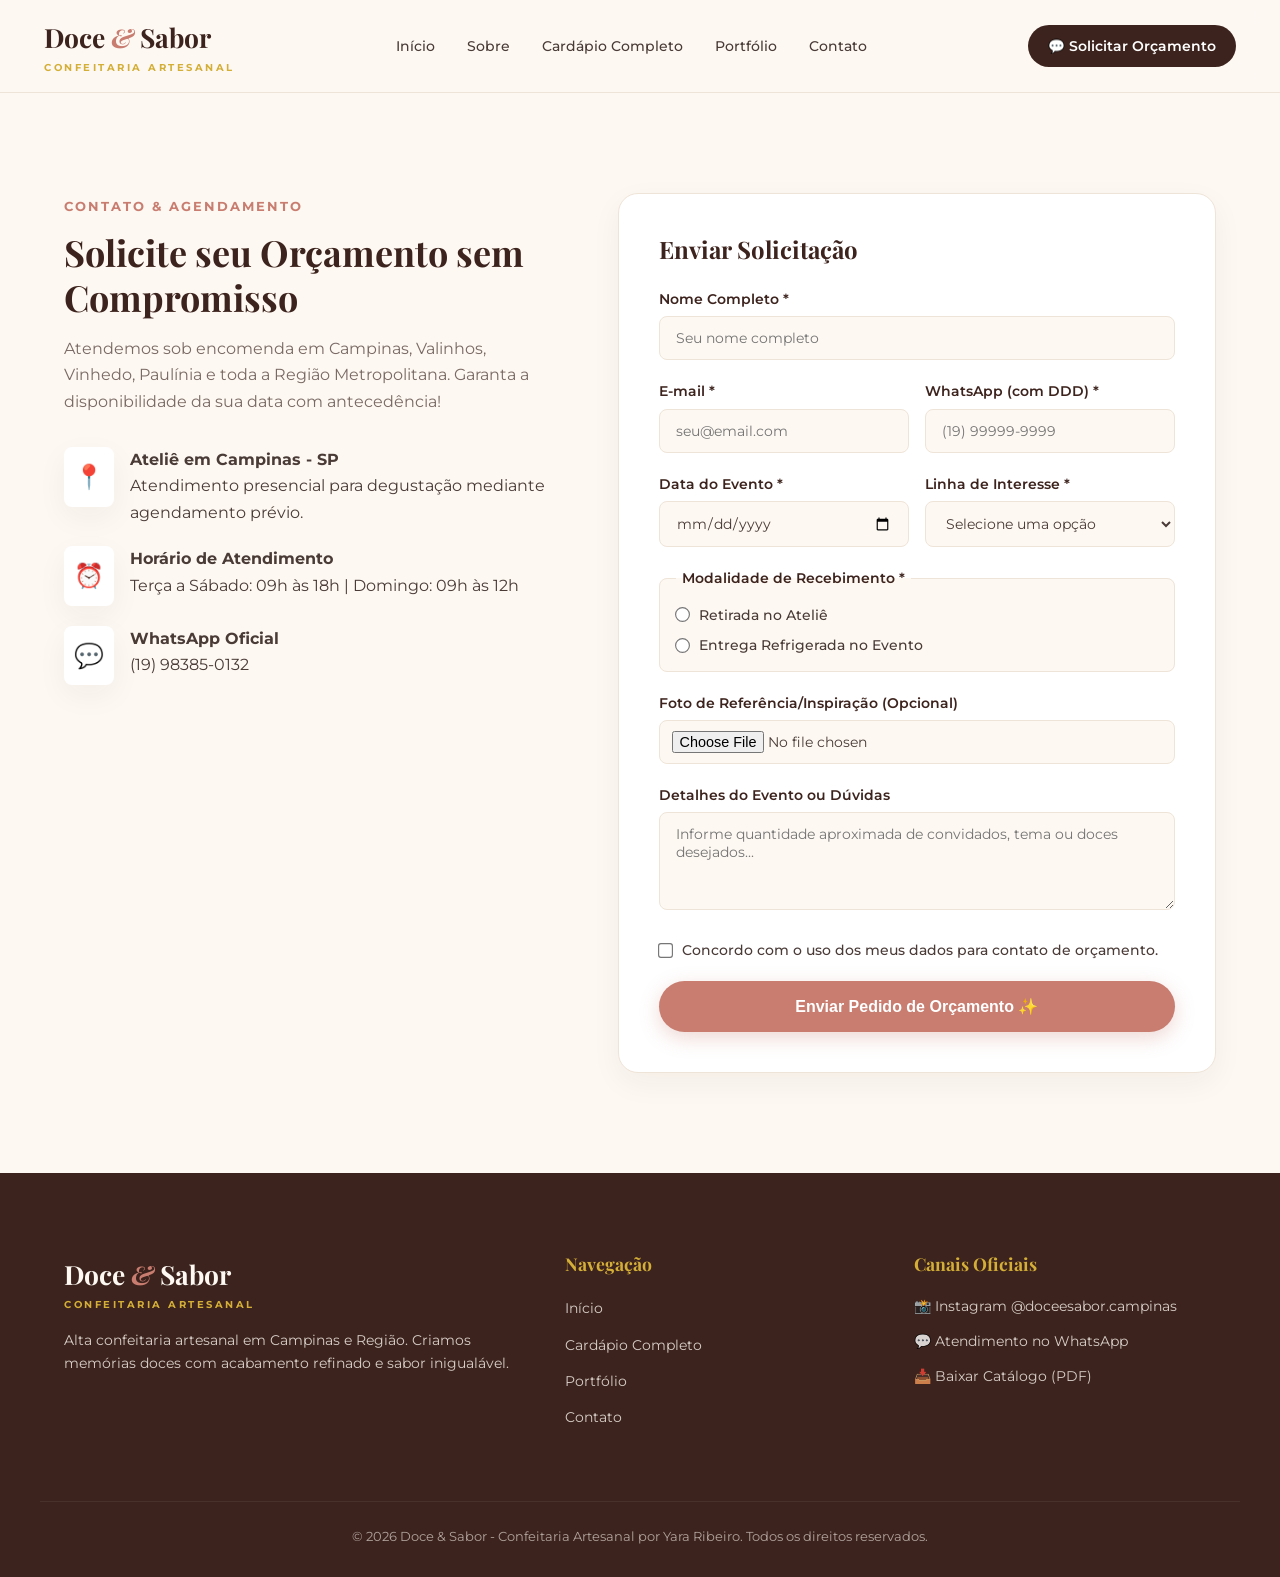
<file: contato.html>
<!DOCTYPE html>
<html lang="pt-BR">
<head>
    <meta charset="UTF-8">
    <meta name="viewport" content="width=device-width, initial-scale=1.0">
    <title>Encomendas &amp; Contato | Doce &amp; Sabor Confeitaria Artesanal</title>
    
    <link rel="preconnect" href="https://fonts.googleapis.com">
    <link rel="preconnect" href="https://fonts.gstatic.com" crossorigin>
    <link href="https://fonts.googleapis.com/css2?family=Montserrat:ital,wght@0,300;0,400;0,500;0,600;0,700;1,400&family=Playfair+Display:ital,wght@0,500;0,600;0,700;1,400;1,600&display=swap" rel="stylesheet">
    
    <link rel="stylesheet" href="style.css">
</head>
<body>
    <!-- HEADER -->
    <header class="navbar">
        <div class="nav-container">
            <a href="index.html" class="brand-logo">
                <span class="logo-text">Doce <span class="logo-ampersand">&amp;</span> Sabor</span>
                <span class="logo-tagline">CONFEITARIA ARTESANAL</span>
            </a>
            
            <nav class="nav-menu" aria-label="Menu Principal">
                <ul>
                    <li><a href="index.html">Início</a></li>
                    <li><a href="index.html#sobre">Sobre</a></li>
                    <li><a href="cardapio.html">Cardápio Completo</a></li>
                    <li><a href="galeria.html">Portfólio</a></li>
                    <li><a href="contato.html">Contato</a></li>
                </ul>
            </nav>

            <div class="nav-actions">
                <a href="https://wa.me/5519983850132?text=Ol%C3%A1!%20Gostaria%20de%20solicitar%20um%20or%C3%A7amento." class="btn-whatsapp-header" target="_blank" rel="noopener noreferrer">
                    💬 Solicitar Orçamento
                </a>
            </div>
        </div>
    </header>

    <main>
        <!-- SEÇÃO DE CONTATO E ORÇAMENTO -->
        <section id="contato" class="contato-section">
            <div class="contato-container">
                <div class="contato-info-col">
                    <span class="section-tag">Contato &amp; Agendamento</span>
                    <h1 class="section-title">Solicite seu Orçamento sem Compromisso</h1>
                    <p class="contato-intro">
                        Atendemos sob encomenda em Campinas, Valinhos, Vinhedo, Paulínia e toda a Região Metropolitana. Garanta a disponibilidade da sua data com antecedência!
                    </p>

                    <div class="info-list">
                        <div class="info-card">
                            <span class="info-icon">📍</span>
                            <div>
                                <strong>Ateliê em Campinas - SP</strong>
                                <p>Atendimento presencial para degustação mediante agendamento prévio.</p>
                            </div>
                        </div>

                        <div class="info-card">
                            <span class="info-icon">⏰</span>
                            <div>
                                <strong>Horário de Atendimento</strong>
                                <p>Terça a Sábado: 09h às 18h | Domingo: 09h às 12h</p>
                            </div>
                        </div>

                        <div class="info-card">
                            <span class="info-icon">💬</span>
                            <div>
                                <strong>WhatsApp Oficial</strong>
                                <p>(19) 98385-0132</p>
                            </div>
                        </div>
                    </div>
                </div>

                <div class="contato-form-col">
                    <form class="contact-form" action="processa_orcamento.php" method="POST" enctype="multipart/form-data">
                        <h2 class="form-title">Enviar Solicitação</h2>
                        
                        <div class="form-field">
                            <label for="nome">Nome Completo *</label>
                            <input type="text" id="nome" name="nome_cliente" minlength="3" maxlength="100" placeholder="Seu nome completo" required>
                        </div>

                        <div class="form-row">
                            <div class="form-field">
                                <label for="email">E-mail *</label>
                                <input type="email" id="email" name="email_cliente" maxlength="120" placeholder="seu@email.com" required>
                            </div>

                            <div class="form-field">
                                <label for="telefone">WhatsApp (com DDD) *</label>
                                <input type="tel" id="telefone" name="telefone_cliente" 
                                       pattern="\([0-9]{2}\) [0-9]{4,5}-[0-9]{4}" 
                                       title="Digite no formato: (19) 99999-9999"
                                       placeholder="(19) 99999-9999" required>
                            </div>
                        </div>

                        <div class="form-row">
                            <div class="form-field">
                                <label for="data-evento">Data do Evento *</label>
                                <input type="date" id="data-evento" name="data_evento" required>
                            </div>

                            <div class="form-field">
                                <label for="linha-produto">Linha de Interesse *</label>
                                <select id="linha-produto" name="linha_produto" required>
                                    <option value="" disabled selected>Selecione uma opção</option>
                                    <option value="casamentos">Doces Finos &amp; Casamentos</option>
                                    <option value="tematicos">Doces Personalizados Temáticos</option>
                                    <option value="sobremesas">Sobremesas &amp; Pronta Entrega</option>
                                </select>
                            </div>
                        </div>

                        <fieldset class="form-field">
                            <legend>Modalidade de Recebimento *</legend>
                            <label><input type="radio" name="tipo_entrega" value="retirada" required> Retirada no Ateliê</label>
                            <label><input type="radio" name="tipo_entrega" value="entrega"> Entrega Refrigerada no Evento</label>
                        </fieldset>

                        <div class="form-field">
                            <label for="referencia">Foto de Referência/Inspiração (Opcional)</label>
                            <input type="file" id="referencia" name="foto_referencia" accept="image/png, image/jpeg, image/webp">
                        </div>

                        <div class="form-field">
                            <label for="mensagem">Detalhes do Evento ou Dúvidas</label>
                            <textarea id="mensagem" name="mensagem" rows="4" maxlength="1000" placeholder="Informe quantidade aproximada de convidados, tema ou doces desejados..."></textarea>
                        </div>

                        <div class="form-field">
                            <label>
                                <input type="checkbox" name="aceite_lgpd" value="1" required>
                                Concordo com o uso dos meus dados para contato de orçamento.
                            </label>
                        </div>

                        <button type="submit" class="btn-submit-form">Enviar Pedido de Orçamento ✨</button>
                    </form>
                </div>
            </div>
        </section>
    </main>

    <!-- FOOTER -->
    <footer class="footer">
        <div class="footer-container">
            <div class="footer-col brand-col">
                <a href="index.html" class="brand-logo footer-logo">
                    <span class="logo-text">Doce <span class="logo-ampersand">&amp;</span> Sabor</span>
                    <span class="logo-tagline">CONFEITARIA ARTESANAL</span>
                </a>
                <p class="footer-desc">
                    Alta confeitaria artesanal em Campinas e Região. Criamos memórias doces com acabamento refinado e sabor inigualável.
                </p>
            </div>

            <div class="footer-col">
                <h4 class="footer-heading">Navegação</h4>
                <ul class="footer-links">
                    <li><a href="index.html">Início</a></li>
                    <li><a href="cardapio.html">Cardápio Completo</a></li>
                    <li><a href="galeria.html">Portfólio</a></li>
                    <li><a href="contato.html">Contato</a></li>
                </ul>
            </div>

            <div class="footer-col">
                <h4 class="footer-heading">Canais Oficiais</h4>
                <div class="social-links">
                    <a href="https://www.instagram.com" target="_blank" rel="noopener noreferrer" class="social-btn">📸 Instagram @doceesabor.campinas</a>
                    <a href="https://wa.me/5519983850132" target="_blank" rel="noopener noreferrer" class="social-btn">💬 Atendimento no WhatsApp</a>
                    <a href="catalogo-doce-sabor.pdf" download class="social-btn">📥 Baixar Catálogo (PDF)</a>
                </div>
            </div>
        </div>

        <div class="footer-bottom">
            <p>&copy; 2026 Doce &amp; Sabor - Confeitaria Artesanal por Yara Ribeiro. Todos os direitos reservados.</p>
        </div>
    </footer>
</body>
</html>
</file>
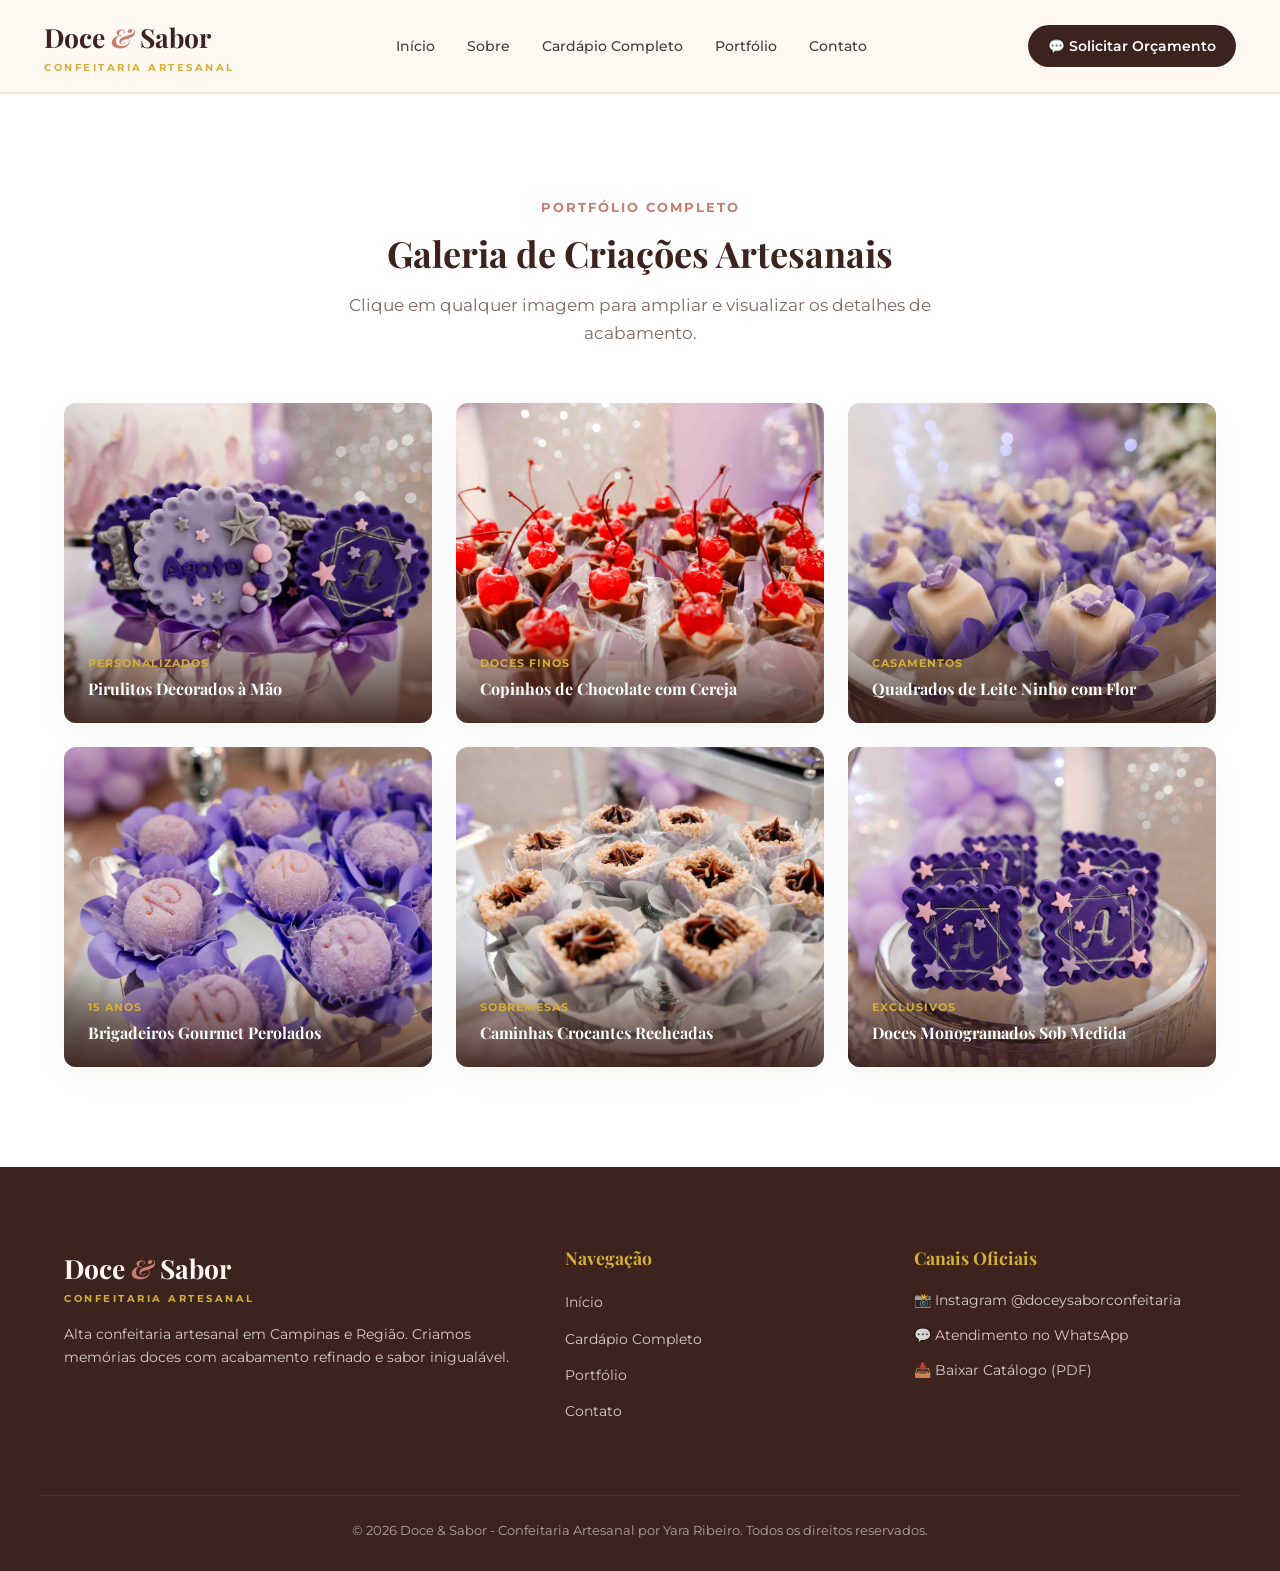
<file: galeria.html>
<!DOCTYPE html>
<html lang="pt-BR">
<head>
    <meta charset="UTF-8">
    <meta name="viewport" content="width=device-width, initial-scale=1.0">
    <title>Portfólio &amp; Galeria | Doce &amp; Sabor Confeitaria Artesanal</title>
    
    <link rel="preconnect" href="https://fonts.googleapis.com">
    <link rel="preconnect" href="https://fonts.gstatic.com" crossorigin>
    <link href="https://fonts.googleapis.com/css2?family=Montserrat:ital,wght@0,300;0,400;0,500;0,600;0,700;1,400&family=Playfair+Display:ital,wght@0,500;0,600;0,700;1,400;1,600&display=swap" rel="stylesheet">
    
    <link rel="stylesheet" href="style.css">
</head>
<body>
    <!-- HEADER -->
    <header class="navbar">
        <div class="nav-container">
            <a href="index.html" class="brand-logo">
                <span class="logo-text">Doce <span class="logo-ampersand">&amp;</span> Sabor</span>
                <span class="logo-tagline">CONFEITARIA ARTESANAL</span>
            </a>
            
            <nav class="nav-menu" aria-label="Menu Principal">
                <ul>
                    <li><a href="index.html">Início</a></li>
                    <li><a href="index.html#sobre">Sobre</a></li>
                    <li><a href="cardapio.html">Cardápio Completo</a></li>
                    <li><a href="galeria.html">Portfólio</a></li>
                    <li><a href="contato.html">Contato</a></li>
                </ul>
            </nav>

            <div class="nav-actions">
                <a href="https://wa.me/5519983850132?text=Ol%C3%A1!%20Gostaria%20de%20solicitar%20um%20or%C3%A7amento." class="btn-whatsapp-header" target="_blank" rel="noopener noreferrer">
                    💬 Solicitar Orçamento
                </a>
            </div>
        </div>
    </header>

    <main>
        <!-- GALERIA COMPLETA COM LIGHTBOX CSS -->
        <section id="galeria" class="galeria-section">
            <div class="container-center">
                <div class="section-header">
                    <span class="section-tag">Portfólio Completo</span>
                    <h1 class="section-title">Galeria de Criações Artesanais</h1>
                    <p class="section-subtitle">Clique em qualquer imagem para ampliar e visualizar os detalhes de acabamento.</p>
                </div>

                <div class="gallery-grid">
                    <figure class="gallery-item">
                        <a href="#img1">
                            <img src="doce-1.jpg" alt="Pirulitos Personalizados Temáticos">
                            <figcaption class="gallery-caption">
                                <span class="caption-tag">Personalizados</span>
                                <h2 class="caption-title">Pirulitos Decorados à Mão</h2>
                            </figcaption>
                        </a>
                    </figure>

                    <figure class="gallery-item">
                        <a href="#img2">
                            <img src="doce-2.jpg" alt="Copinhos de Chocolate com Cereja">
                            <figcaption class="gallery-caption">
                                <span class="caption-tag">Doces Finos</span>
                                <h2 class="caption-title">Copinhos de Chocolate com Cereja</h2>
                            </figcaption>
                        </a>
                    </figure>

                    <figure class="gallery-item">
                        <a href="#img3">
                            <img src="doce-3.jpg" alt="Doces Finos Quadrados Lilás">
                            <figcaption class="gallery-caption">
                                <span class="caption-tag">Casamentos</span>
                                <h2 class="caption-title">Quadrados de Leite Ninho com Flor</h2>
                            </figcaption>
                        </a>
                    </figure>

                    <figure class="gallery-item">
                        <a href="#img4">
                            <img src="doce-4.jpg" alt="Brigadeiros Personalizados 15 Anos">
                            <figcaption class="gallery-caption">
                                <span class="caption-tag">15 Anos</span>
                                <h2 class="caption-title">Brigadeiros Gourmet Perolados</h2>
                            </figcaption>
                        </a>
                    </figure>

                    <figure class="gallery-item">
                        <a href="#img5">
                            <img src="doce-5.jpg" alt="Caminhas de Chocolate com Recheio">
                            <figcaption class="gallery-caption">
                                <span class="caption-tag">Sobremesas</span>
                                <h2 class="caption-title">Caminhas Crocantes Recheadas</h2>
                            </figcaption>
                        </a>
                    </figure>

                    <figure class="gallery-item">
                        <a href="#img6">
                            <img src="doce-6.jpg" alt="Doces Quadrados Monogramados">
                            <figcaption class="gallery-caption">
                                <span class="caption-tag">Exclusivos</span>
                                <h2 class="caption-title">Doces Monogramados Sob Medida</h2>
                            </figcaption>
                        </a>
                    </figure>
                </div>

                <!-- MODAIS LIGHTBOX -->
                <div class="lightbox" id="img1">
                    <a href="#galeria" class="lightbox-overlay" aria-label="Fechar ampliação"></a>
                    <div class="lightbox-content">
                        <a href="#galeria" class="close-btn" aria-label="Fechar">&times;</a>
                        <img src="doce-1.jpg" alt="Pirulitos Personalizados Temáticos">
                    </div>
                </div>
                <div class="lightbox" id="img2">
                    <a href="#galeria" class="lightbox-overlay" aria-label="Fechar ampliação"></a>
                    <div class="lightbox-content">
                        <a href="#galeria" class="close-btn" aria-label="Fechar">&times;</a>
                        <img src="doce-2.jpg" alt="Copinhos de Chocolate com Cereja">
                    </div>
                </div>
                <div class="lightbox" id="img3">
                    <a href="#galeria" class="lightbox-overlay" aria-label="Fechar ampliação"></a>
                    <div class="lightbox-content">
                        <a href="#galeria" class="close-btn" aria-label="Fechar">&times;</a>
                        <img src="doce-3.jpg" alt="Doces Finos Quadrados Lilás">
                    </div>
                </div>
                <div class="lightbox" id="img4">
                    <a href="#galeria" class="lightbox-overlay" aria-label="Fechar ampliação"></a>
                    <div class="lightbox-content">
                        <a href="#galeria" class="close-btn" aria-label="Fechar">&times;</a>
                        <img src="doce-4.jpg" alt="Brigadeiros Personalizados 15 Anos">
                    </div>
                </div>
                <div class="lightbox" id="img5">
                    <a href="#galeria" class="lightbox-overlay" aria-label="Fechar ampliação"></a>
                    <div class="lightbox-content">
                        <a href="#galeria" class="close-btn" aria-label="Fechar">&times;</a>
                        <img src="doce-5.jpg" alt="Caminhas de Chocolate com Recheio">
                    </div>
                </div>
                <div class="lightbox" id="img6">
                    <a href="#galeria" class="lightbox-overlay" aria-label="Fechar ampliação"></a>
                    <div class="lightbox-content">
                        <a href="#galeria" class="close-btn" aria-label="Fechar">&times;</a>
                        <img src="doce-6.jpg" alt="Doces Quadrados Monogramados">
                    </div>
                </div>
            </div>
        </section>
    </main>

    <!-- FOOTER -->
    <footer class="footer">
        <div class="footer-container">
            <div class="footer-col brand-col">
                <a href="index.html" class="brand-logo footer-logo">
                    <span class="logo-text">Doce <span class="logo-ampersand">&amp;</span> Sabor</span>
                    <span class="logo-tagline">CONFEITARIA ARTESANAL</span>
                </a>
                <p class="footer-desc">
                    Alta confeitaria artesanal em Campinas e Região. Criamos memórias doces com acabamento refinado e sabor inigualável.
                </p>
            </div>

            <div class="footer-col">
                <h4 class="footer-heading">Navegação</h4>
                <ul class="footer-links">
                    <li><a href="index.html">Início</a></li>
                    <li><a href="cardapio.html">Cardápio Completo</a></li>
                    <li><a href="galeria.html">Portfólio</a></li>
                    <li><a href="contato.html">Contato</a></li>
                </ul>
            </div>

            <div class="footer-col">
                <h4 class="footer-heading">Canais Oficiais</h4>
                <div class="social-links">
                    <a href="https://www.instagram.com/doceysaborconfeitaria" target="_blank" rel="noopener noreferrer" class="social-btn">📸 Instagram @doceysaborconfeitaria</a>
                    <a href="https://wa.me/5519983850132" target="_blank" rel="noopener noreferrer" class="social-btn">💬 Atendimento no WhatsApp</a>
                    <a href="catalogo-doce-sabor.pdf" download class="social-btn">📥 Baixar Catálogo (PDF)</a>
                </div>
            </div>
        </div>

        <div class="footer-bottom">
            <p>&copy; 2026 Doce &amp; Sabor - Confeitaria Artesanal por Yara Ribeiro. Todos os direitos reservados.</p>
        </div>
    </footer>
</body>
</html>
</file>
<file: style.css>
/* ==========================================================
   DOCE & SABOR - IDENTIDADE VISUAL INSTITUCIONAL & PREMIUM
- Fundo Principal: #FDF8F2 (Creme Baunilha)
- Superfície/Cards: #FFFFFF (Branco Puro)
- Cor Primária/Marca: #3D231D (Chocolate Cacau)
- Cor CTA/Destaque: #C87D70 (Terracota / Rosa Queimado)
- Cor Acento/Detalhes: #D4AF37 (Dourado Suave)
   ========================================================== */

/* 1. RESET & VARIÁVEIS GLOBAIS */
*, *::before, *::after {
    box-sizing: border-box;
    margin: 0;
    padding: 0;
}

:root {
    --bg-primary: #FDF8F2;
    --bg-surface: #FFFFFF;
    --color-brand: #3D231D;
    --color-cta: #C87D70;
    --color-cta-hover: #b3685c;
    --color-gold: #D4AF37;
    --color-text-body: #4A3B37;
    --color-text-muted: #7A6964;
    --color-border: #EFE4D8;
    
    --font-heading: 'Playfair Display', serif;
    --font-body: 'Montserrat', sans-serif;
    
    --radius-sm: 8px;
    --radius-md: 12px;
    --radius-lg: 20px;
    --radius-pill: 50px;
    
    --shadow-soft: 0 10px 30px rgba(61, 35, 29, 0.05);
    --shadow-hover: 0 18px 40px rgba(61, 35, 29, 0.12);
    --transition: all 0.3s cubic-bezier(0.16, 1, 0.3, 1);
}

html {
    scroll-behavior: smooth;
    font-size: 16px;
}

body {
    background-color: var(--bg-primary);
    color: var(--color-text-body);
    font-family: var(--font-body);
    line-height: 1.65;
    -webkit-font-smoothing: antialiased;
}

h1, h2, h3, h4, h5, h6 {
    font-family: var(--font-heading);
    color: var(--color-brand);
    line-height: 1.25;
}

a {
    text-decoration: none;
    color: inherit;
    transition: var(--transition);
}

ul, ol {
    list-style: none;
}

img {
    max-width: 100%;
    height: auto;
    display: block;
}

/* 2. COMPONENTES E ESTRUTURA BASE */
.container-center {
    max-width: 1200px;
    margin: 0 auto;
    padding: 0 24px;
}

.section-tag {
    display: inline-block;
    font-size: 0.825rem;
    font-weight: 700;
    text-transform: uppercase;
    letter-spacing: 2px;
    color: var(--color-cta);
    margin-bottom: 12px;
}

.section-title {
    font-size: 2.25rem;
    font-weight: 700;
    color: var(--color-brand);
    margin-bottom: 16px;
}

.section-subtitle {
    font-size: 1.05rem;
    color: var(--color-text-muted);
    max-width: 600px;
    margin: 0 auto;
}

.section-header {
    text-align: center;
    margin-bottom: 56px;
}

.btn-cta-primary {
    background-color: var(--color-cta);
    color: var(--bg-surface);
    font-weight: 600;
    font-size: 0.95rem;
    padding: 14px 28px;
    border-radius: var(--radius-pill);
    box-shadow: 0 6px 20px rgba(200, 125, 112, 0.3);
    display: inline-flex;
    align-items: center;
    gap: 8px;
}

.btn-cta-primary:hover {
    background-color: var(--color-cta-hover);
    transform: translateY(-2px);
    box-shadow: 0 10px 25px rgba(200, 125, 112, 0.4);
}

.btn-cta-primary:active,
.btn-submit-form:active,
.btn-card-back:active {
    transform: translateY(1px);
}

.btn-cta-secondary {
    background-color: transparent;
    color: var(--color-brand);
    border: 2px solid var(--color-brand);
    font-weight: 600;
    font-size: 0.95rem;
    padding: 12px 26px;
    border-radius: var(--radius-pill);
    display: inline-flex;
    align-items: center;
}

.btn-cta-secondary:hover {
    background-color: var(--color-brand);
    color: var(--bg-surface);
}

/* 3. NAVBAR STICKY */
.navbar {
    position: sticky;
    top: 0;
    background-color: rgba(253, 248, 242, 0.92);
    backdrop-filter: blur(12px);
    -webkit-backdrop-filter: blur(12px);
    z-index: 1000;
    border-bottom: 1px solid var(--color-border);
    padding: 16px 0;
}

.nav-container {
    max-width: 1240px;
    margin: 0 auto;
    padding: 0 24px;
    display: flex;
    justify-content: space-between;
    align-items: center;
}

.brand-logo {
    display: flex;
    flex-direction: column;
}

.logo-text {
    font-family: var(--font-heading);
    font-size: 1.65rem;
    font-weight: 700;
    color: var(--color-brand);
}

.logo-ampersand {
    color: var(--color-cta);
    font-style: italic;
}

.logo-tagline {
    font-size: 0.625rem;
    font-weight: 700;
    letter-spacing: 2.5px;
    color: var(--color-gold);
}

.nav-menu > ul {
    display: flex;
    gap: 32px;
}

.nav-menu a {
    font-size: 0.9rem;
    font-weight: 500;
    color: var(--color-text-body);
    position: relative;
}

.nav-menu > ul > li > a::after {
    content: '';
    position: absolute;
    bottom: -4px;
    left: 0;
    width: 0;
    height: 2px;
    background-color: var(--color-cta);
    transition: var(--transition);
}

.nav-menu a:hover,
.nav-menu a:focus {
    color: var(--color-cta);
    outline: none;
}

.nav-menu > ul > li > a:hover::after,
.nav-menu > ul > li > a:focus::after {
    width: 100%;
}

/* Submenu Encadeado */
.has-submenu {
    position: relative;
}

.submenu {
    position: absolute;
    top: calc(100% + 12px);
    left: 0;
    min-width: 220px;
    background-color: var(--bg-surface);
    border: 1px solid var(--color-border);
    border-radius: var(--radius-md);
    box-shadow: var(--shadow-hover);
    padding: 8px 0;
    opacity: 0;
    visibility: hidden;
    transform: translateY(6px);
    transition: var(--transition);
    z-index: 1100;
}

.has-submenu:hover .submenu,
.has-submenu:focus-within .submenu {
    opacity: 1;
    visibility: visible;
    transform: translateY(0);
}

.submenu li a {
    display: block;
    padding: 10px 16px;
    font-size: 0.85rem;
}

.submenu li a:hover,
.submenu li a:focus {
    background-color: var(--bg-primary);
    color: var(--color-cta);
}

.btn-whatsapp-header {
    background-color: var(--color-brand);
    color: var(--bg-surface);
    font-size: 0.85rem;
    font-weight: 600;
    padding: 10px 20px;
    border-radius: var(--radius-pill);
    display: inline-flex;
    align-items: center;
    gap: 8px;
}

.btn-whatsapp-header:hover {
    background-color: var(--color-cta);
}

/* 4. HERO SECTION COM CARROSSEL */
.hero-section {
    padding: 80px 0 100px;
    background: radial-gradient(circle at 80% 20%, rgba(212, 175, 55, 0.08) 0%, rgba(253, 248, 242, 0) 60%);
}

.hero-container {
    max-width: 1200px;
    margin: 0 auto;
    padding: 0 24px;
    display: grid;
    grid-template-columns: 1.1fr 0.9fr;
    gap: 60px;
    align-items: center;
}

.hero-badge {
    display: inline-block;
    background-color: #F4E8DC;
    color: var(--color-brand);
    font-size: 0.85rem;
    font-weight: 600;
    padding: 6px 16px;
    border-radius: var(--radius-pill);
    margin-bottom: 20px;
    border: 1px solid rgba(212, 175, 55, 0.3);
}

.hero-headline {
    font-size: 2.8rem;
    font-weight: 700;
    color: var(--color-brand);
    margin-bottom: 20px;
}

.hero-subheadline {
    font-size: 1.1rem;
    color: var(--color-text-muted);
    margin-bottom: 36px;
}

.hero-cta-group {
    display: flex;
    gap: 16px;
    align-items: center;
}

/* Carrossel da Hero */
.slider-wrapper {
    position: relative;
    width: 100%;
    height: 450px;
    overflow: hidden;
    border-radius: var(--radius-lg);
    box-shadow: var(--shadow-hover);
    border: 1px solid var(--color-border);
}

.slider-track {
    display: flex;
    width: 400%;
    height: 100%;
    animation: autoSlide 12s cubic-bezier(0.77, 0, 0.175, 1) infinite;
}

.slider-wrapper:hover .slider-track {
    animation-play-state: paused;
}

.slide-img {
    width: 25%;
    height: 100%;
    object-fit: cover;
    object-position: center;
    display: block;
}

@keyframes autoSlide {
    0%, 20% { transform: translateX(0%); }
    25%, 45% { transform: translateX(-25%); }
    50%, 70% { transform: translateX(-50%); }
    75%, 95% { transform: translateX(-75%); }
    100% { transform: translateX(0%); }
}

.hero-image-card {
    position: absolute;
    bottom: 20px;
    left: 20px;
    right: 20px;
    background: rgba(255, 255, 255, 0.92);
    backdrop-filter: blur(10px);
    padding: 14px 18px;
    border-radius: var(--radius-md);
    border: 1px solid rgba(212, 175, 55, 0.3);
    box-shadow: var(--shadow-soft);
    z-index: 10;
}

.card-stars {
    color: var(--color-gold);
    font-size: 0.9rem;
    margin-bottom: 2px;
}

.card-text {
    font-size: 0.85rem;
    color: var(--color-brand);
    font-weight: 600;
}

/* 5. SEÇÃO QUEM SOMOS */
.sobre-section {
    padding: 100px 0;
    background-color: var(--bg-surface);
    border-top: 1px solid var(--color-border);
    border-bottom: 1px solid var(--color-border);
}

.sobre-container {
    max-width: 1200px;
    margin: 0 auto;
    padding: 0 24px;
    display: grid;
    grid-template-columns: 0.9fr 1.1fr;
    gap: 64px;
    align-items: center;
}

.about-image-wrapper {
    position: relative;
}

.fundadora-img {
    width: 100%;
    height: 500px;
    object-fit: cover;
    border-radius: var(--radius-lg);
    box-shadow: var(--shadow-soft);
}

.about-experience-badge {
    position: absolute;
    bottom: -20px;
    right: -20px;
    background-color: var(--color-brand);
    color: var(--bg-surface);
    padding: 20px 24px;
    border-radius: var(--radius-md);
    border: 2px solid var(--color-gold);
    box-shadow: var(--shadow-hover);
}

.badge-title {
    display: block;
    font-family: var(--font-heading);
    font-size: 1.2rem;
    color: var(--color-gold);
    font-weight: 700;
}

.badge-sub {
    font-size: 0.8rem;
    opacity: 0.9;
}

.paragraph-lead {
    font-size: 1.1rem;
    color: var(--color-brand);
    font-weight: 500;
    margin-bottom: 16px;
}

.paragraph-body {
    color: var(--color-text-muted);
    margin-bottom: 32px;
}

.badges-grid {
    display: grid;
    grid-template-columns: repeat(3, 1fr);
    gap: 16px;
}

.badge-item {
    background-color: var(--bg-primary);
    padding: 16px;
    border-radius: var(--radius-md);
    border: 1px solid var(--color-border);
    display: flex;
    flex-direction: column;
    gap: 8px;
}

.badge-icon {
    font-size: 1.5rem;
}

.badge-info strong {
    display: block;
    font-size: 0.85rem;
    color: var(--color-brand);
}

.badge-info span {
    font-size: 0.75rem;
    color: var(--color-text-muted);
}

/* 6. PASSO A PASSO (COM IMAGEM DE FUNDO SUTIL) */
.passos-section {
    padding: 80px 0;
    background: linear-gradient(rgba(253, 248, 242, 0.93), rgba(253, 248, 242, 0.93)),
                url('71906.jpg') center/cover no-repeat;
}

.passos-grid {
    display: grid;
    grid-template-columns: repeat(auto-fit, minmax(220px, 1fr));
    gap: 24px;
}

.passo-card {
    background: var(--bg-surface);
    padding: 30px 24px;
    border-radius: var(--radius-md);
    border: 1px solid var(--color-border);
    position: relative;
    box-shadow: var(--shadow-soft);
}

.passo-numero {
    font-family: var(--font-heading);
    font-size: 2rem;
    font-weight: 700;
    color: var(--color-cta);
    display: block;
    margin-bottom: 10px;
}

.passo-card h2,
.passo-card h3,
.passo-card h4 {
    font-size: 1.15rem;
    margin-bottom: 8px;
}

.passo-card p {
    font-size: 0.875rem;
    color: var(--color-text-muted);
}

.passo-card ul {
    margin-top: 12px;
    font-size: 0.85rem;
    color: var(--color-text-body);
}

.passo-card ul li {
    margin-bottom: 6px;
}

/* 7. FLIP CARDS 3D - NOSSAS ESPECIALIDADES */
.servicos-section {
    padding: 100px 0;
}

.servicos-grid {
    display: grid;
    grid-template-columns: repeat(auto-fit, minmax(300px, 1fr));
    gap: 32px;
}

.card-container {
    width: 100%;
    height: 420px;
    perspective: 1000px;
}

.card-inner {
    position: relative;
    width: 100%;
    height: 100%;
    text-align: center;
    transition: transform 0.8s cubic-bezier(0.175, 0.885, 0.32, 1.275);
    transform-style: preserve-3d;
    border-radius: var(--radius-md);
    box-shadow: var(--shadow-soft);
    cursor: pointer;
}

.card-container:hover .card-inner {
    transform: rotateY(180deg);
}

.card-front, .card-back {
    position: absolute;
    width: 100%;
    height: 100%;
    border-radius: var(--radius-md);
    overflow: hidden;
    -webkit-backface-visibility: hidden;
    backface-visibility: hidden;
}

/* Frente do Card */
.card-front {
    background-color: var(--bg-surface);
}

.card-front img {
    width: 100%;
    height: 100%;
    object-fit: cover;
}

.card-front-title {
    position: absolute;
    bottom: 0;
    left: 0;
    right: 0;
    padding: 24px 20px;
    background: linear-gradient(to top, rgba(61, 35, 29, 0.95) 0%, rgba(61, 35, 29, 0) 100%);
    color: var(--bg-surface);
    display: flex;
    align-items: center;
    gap: 12px;
}

.card-front-title .card-icon {
    font-size: 1.8rem;
}

.card-front-title h3 {
    font-size: 1.25rem;
    color: var(--bg-surface);
    font-family: var(--font-heading);
}

/* Verso do Card */
.card-back {
    background-color: var(--color-brand);
    color: var(--bg-primary);
    border: 2px solid var(--color-border);
    display: flex;
    flex-direction: column;
    justify-content: center;
    align-items: center;
    padding: 32px 24px;
    transform: rotateY(180deg);
}

.highlight-card-back {
    border-color: var(--color-gold);
}

.card-back h3 {
    font-size: 1.4rem;
    color: var(--color-gold);
    margin-bottom: 16px;
    font-family: var(--font-heading);
}

.card-back p {
    font-size: 0.925rem;
    line-height: 1.6;
    color: rgba(253, 248, 242, 0.9);
    margin-bottom: 28px;
}

.btn-card-back {
    display: inline-block;
    padding: 12px 24px;
    background-color: var(--color-cta);
    color: var(--bg-surface);
    text-decoration: none;
    font-weight: 700;
    font-size: 0.9rem;
    border-radius: var(--radius-pill);
    transition: var(--transition);
    box-shadow: 0 4px 15px rgba(200, 125, 112, 0.3);
}

.btn-card-back:hover {
    background-color: var(--color-cta-hover);
    transform: translateY(-2px);
}

/* 8. GALERIA SHOWCASE & LIGHTBOX */
.galeria-section {
    padding: 100px 0;
    background-color: var(--bg-surface);
    border-top: 1px solid var(--color-border);
}

.gallery-grid {
    display: grid;
    grid-template-columns: repeat(auto-fit, minmax(280px, 1fr));
    gap: 24px;
}

.gallery-item {
    position: relative;
    border-radius: var(--radius-md);
    overflow: hidden;
    box-shadow: var(--shadow-soft);
    height: 320px;
}

.gallery-item a {
    display: block;
    width: 100%;
    height: 100%;
}

.gallery-item img {
    width: 100%;
    height: 100%;
    object-fit: cover;
    transition: var(--transition);
}

.gallery-caption {
    position: absolute;
    bottom: 0;
    left: 0;
    right: 0;
    padding: 24px;
    background: linear-gradient(to top, rgba(61, 35, 29, 0.92) 0%, rgba(61, 35, 29, 0) 100%);
    color: var(--bg-surface);
}

.gallery-item:hover img {
    transform: scale(1.05);
}

.caption-tag {
    font-size: 0.7rem;
    font-weight: 700;
    text-transform: uppercase;
    color: var(--color-gold);
    letter-spacing: 1px;
}

.caption-title {
    font-size: 1rem;
    color: var(--bg-surface);
    margin-top: 4px;
}

/* Lightbox Modal 100% CSS */
.lightbox {
    position: fixed;
    top: 0;
    left: 0;
    width: 100vw;
    height: 100vh;
    background-color: rgba(61, 35, 29, 0.85);
    backdrop-filter: blur(8px);
    -webkit-backdrop-filter: blur(8px);
    display: flex;
    justify-content: center;
    align-items: center;
    opacity: 0;
    pointer-events: none;
    transition: opacity 0.4s ease;
    z-index: 9999;
}

.lightbox:target {
    opacity: 1;
    pointer-events: auto;
}

.lightbox-content {
    position: relative;
    max-width: 700px;
    width: 90%;
    display: flex;
    flex-direction: column;
    align-items: center;
    transform: scale(0.85);
    transition: transform 0.4s ease;
}

.lightbox:target .lightbox-content {
    transform: scale(1);
}

.lightbox-content img {
    max-width: 100%;
    max-height: 70vh;
    border-radius: var(--radius-md);
    box-shadow: 0 20px 50px rgba(0, 0, 0, 0.6);
    object-fit: contain;
    border: 1px solid rgba(212, 175, 55, 0.3);
}

.close-btn {
    position: absolute;
    top: -40px;
    right: 0;
    color: var(--bg-primary);
    font-size: 2.2rem;
    text-decoration: none;
    font-weight: bold;
    line-height: 1;
    transition: color 0.2s ease;
}

.close-btn:hover {
    color: var(--color-gold);
}

.lightbox-overlay {
    position: absolute;
    width: 100%;
    height: 100%;
    top: 0;
    left: 0;
    z-index: -1;
}

/* 9. DEPOIMENTOS */
.depoimentos-section {
    padding: 100px 0;
    background-color: var(--bg-primary);
}

.depoimentos-grid {
    display: grid;
    grid-template-columns: repeat(auto-fit, minmax(300px, 1fr));
    gap: 32px;
}

.depoimento-card {
    background: var(--bg-surface);
    padding: 32px;
    border-radius: var(--radius-md);
    border: 1px solid var(--color-border);
    box-shadow: var(--shadow-soft);
}

.depoimento-stars {
    color: var(--color-gold);
    margin-bottom: 12px;
}

.depoimento-card p {
    font-style: italic;
    font-size: 0.925rem;
    color: var(--color-text-body);
    margin-bottom: 16px;
}

.depoimento-card strong {
    font-size: 0.85rem;
    color: var(--color-brand);
}

/* 10. SEÇÃO INFORMAÇÕES EXTRA (VÍDEO, TABELA E FAQ) */
.info-extra-section {
    padding: 70px 0;
    background-color: var(--bg-surface);
    border-top: 1px solid var(--color-border);
    border-bottom: 1px solid var(--color-border);
}

.info-extra-grid {
    display: grid;
    grid-template-columns: 1fr 1fr;
    max-width: 950px;
    margin: 0 auto 32px;
    gap: 24px;
}

.video-box, .faq-box {
    background-color: var(--bg-primary);
    padding: 20px;
    border-radius: var(--radius-md);
    border: 1px solid var(--color-border);
}

.video-box h3, .faq-box h3 {
    font-size: 1.15rem;
    margin-bottom: 12px;
}

.atelie-video {
    width: 100%;
    max-height: 240px;
    border-radius: var(--radius-sm);
    background-color: var(--color-brand);
}

.video-caption {
    font-family: var(--font-body);
    font-size: 0.8rem;
    font-weight: 500;
    color: var(--color-text-muted);
    margin-top: 8px;
}

.faq-list dt {
    font-weight: 700;
    color: var(--color-brand);
    margin-top: 10px;
    font-size: 0.85rem;
}

.faq-list dd {
    font-size: 0.82rem;
    color: var(--color-text-muted);
    margin-top: 3px;
}

.table-responsive {
    overflow-x: auto;
    width: 100%;
    max-width: 850px;
    margin: 0 auto;
}

.tabela-precos {
    width: 100%;
    border-collapse: collapse;
    font-size: 0.85rem;
}

.tabela-precos thead {
    background-color: var(--color-brand);
    color: var(--bg-primary);
}

.tabela-precos th, .tabela-precos td {
    padding: 10px 14px;
    border: 1px solid var(--color-border);
    text-align: left;
}

.tabela-precos th {
    color: var(--color-gold);
}

.tabela-rodape {
    text-align: center !important;
    background-color: var(--bg-primary);
    color: var(--color-text-muted);
}

/* 11. CONTATO */
.contato-section {
    padding: 100px 0;
}

.contato-container {
    max-width: 1200px;
    margin: 0 auto;
    padding: 0 24px;
    display: grid;
    grid-template-columns: 0.9fr 1.1fr;
    gap: 64px;
}

.contato-intro {
    color: var(--color-text-muted);
    margin-bottom: 32px;
}

.info-list {
    display: flex;
    flex-direction: column;
    gap: 20px;
    margin-bottom: 36px;
}

.info-card {
    display: flex;
    align-items: flex-start;
    gap: 16px;
}

.info-icon {
    font-size: 1.5rem;
    background-color: var(--bg-surface);
    padding: 10px;
    border-radius: var(--radius-sm);
    box-shadow: var(--shadow-soft);
}

.mapa-simulado {
    background-color: var(--bg-surface);
    border: 1px dashed var(--color-cta);
    border-radius: var(--radius-md);
    padding: 20px;
    font-size: 0.85rem;
}

.mapa-header {
    font-weight: 700;
    color: var(--color-brand);
    margin-bottom: 6px;
}

.contact-form {
    background-color: var(--bg-surface);
    padding: 40px;
    border-radius: var(--radius-lg);
    box-shadow: var(--shadow-soft);
    border: 1px solid var(--color-border);
}

.form-title {
    font-size: 1.5rem;
    margin-bottom: 24px;
}

.form-field {
    margin-bottom: 20px;
}

.form-row {
    display: grid;
    grid-template-columns: 1fr 1fr;
    gap: 16px;
}

.contact-form label {
    display: block;
    font-size: 0.85rem;
    font-weight: 600;
    color: var(--color-brand);
    margin-bottom: 6px;
}

.contact-form input,
.contact-form select,
.contact-form textarea {
    width: 100%;
    padding: 12px 16px;
    border: 1px solid var(--color-border);
    border-radius: var(--radius-sm);
    font-family: var(--font-body);
    font-size: 0.9rem;
    color: var(--color-text-body);
    background-color: var(--bg-primary);
}

.contact-form input:focus,
.contact-form select:focus,
.contact-form textarea:focus {
    outline: none;
    border-color: var(--color-cta);
    background-color: var(--bg-surface);
}

/* Estilos para Fieldset, Radio, Checkbox e File do Formulário */
.contact-form fieldset.form-field {
    border: 1px solid var(--color-border);
    border-radius: var(--radius-sm);
    padding: 14px 16px;
    background-color: var(--bg-primary);
}

.contact-form fieldset.form-field legend {
    font-size: 0.85rem;
    font-weight: 600;
    color: var(--color-brand);
    padding: 0 6px;
}

.contact-form fieldset.form-field label,
.contact-form > div.form-field:last-of-type label {
    display: flex;
    align-items: center;
    gap: 10px;
    font-weight: 500;
    color: var(--color-text-body);
    cursor: pointer;
    margin-bottom: 8px;
}

.contact-form fieldset.form-field label:last-child,
.contact-form > div.form-field:last-of-type label {
    margin-bottom: 0;
}

.contact-form input[type="radio"],
.contact-form input[type="checkbox"] {
    width: auto;
    padding: 0;
    margin: 0;
    accent-color: var(--color-cta);
    transform: scale(1.15);
    cursor: pointer;
}

.contact-form input[type="file"] {
    padding: 10px 12px;
    cursor: pointer;
}

.btn-submit-form {
    width: 100%;
    background-color: var(--color-cta);
    color: var(--bg-surface);
    font-weight: 700;
    font-size: 1rem;
    padding: 16px;
    border: none;
    border-radius: var(--radius-pill);
    cursor: pointer;
    box-shadow: 0 6px 20px rgba(200, 125, 112, 0.3);
    transition: var(--transition);
}

.btn-submit-form:hover {
    background-color: var(--color-cta-hover);
}

/* BANNER DE COOKIES */
.cookie-banner {
    position: fixed;
    bottom: 20px;
    left: 20px;
    right: 20px;
    max-width: 600px;
    background-color: var(--color-brand);
    color: var(--bg-primary);
    padding: 20px 24px;
    border-radius: var(--radius-md);
    box-shadow: 0 10px 30px rgba(0, 0, 0, 0.3);
    z-index: 10000;
    border: 1px solid var(--color-gold);
}

.cookie-content {
    display: flex;
    align-items: center;
    justify-content: space-between;
    gap: 20px;
}

.cookie-content p {
    font-size: 0.85rem;
    line-height: 1.4;
}

.btn-cookie-accept {
    background-color: var(--color-gold);
    color: var(--color-brand);
    border: none;
    padding: 10px 20px;
    border-radius: var(--radius-pill);
    font-weight: 700;
    font-size: 0.85rem;
    cursor: pointer;
    white-space: nowrap;
    transition: var(--transition);
}

.btn-cookie-accept:hover {
    background-color: #f1c438;
}

/* 12. FOOTER */
.footer {
    background-color: var(--color-brand);
    color: var(--bg-primary);
    padding: 80px 0 30px;
}

.footer-container {
    max-width: 1200px;
    margin: 0 auto;
    padding: 0 24px;
    display: grid;
    grid-template-columns: 1.5fr 1fr 1fr;
    gap: 48px;
    margin-bottom: 60px;
}

.footer-logo .logo-text {
    color: var(--bg-primary);
}

.footer-desc {
    font-size: 0.875rem;
    opacity: 0.8;
    margin-top: 16px;
}

.footer-heading {
    color: var(--color-gold);
    font-size: 1.1rem;
    margin-bottom: 20px;
}

.footer-links li {
    margin-bottom: 10px;
}

.footer-links a {
    font-size: 0.875rem;
    opacity: 0.8;
}

.footer-links a:hover {
    opacity: 1;
    color: var(--color-gold);
}

.social-links {
    display: flex;
    flex-direction: column;
    gap: 12px;
}

.social-btn {
    font-size: 0.875rem;
    opacity: 0.8;
}

.social-btn:hover {
    opacity: 1;
    color: var(--color-gold);
}

.footer-bottom {
    max-width: 1200px;
    margin: 0 auto;
    padding: 24px 24px 0;
    border-top: 1px solid rgba(255, 255, 255, 0.1);
    text-align: center;
    font-size: 0.8rem;
    opacity: 0.6;
}

/* 13. RESPONSIVIDADE (TABLET & SMARTPHONE) */
@media (max-width: 992px) {
    .hero-container,
    .sobre-container,
    .contato-container,
    .info-extra-grid {
        grid-template-columns: 1fr;
        gap: 40px;
    }

    .hero-headline {
        font-size: 2.2rem;
    }

    .footer-container {
        grid-template-columns: 1fr;
    }

    .cookie-content {
        flex-direction: column;
        text-align: center;
    }
}

@media (max-width: 768px) {
    .nav-container {
        flex-direction: column;
        gap: 14px;
        text-align: center;
    }

    .nav-menu > ul {
        flex-wrap: wrap;
        justify-content: center;
        gap: 12px 18px;
    }

    .hero-cta-group {
        flex-direction: column;
        align-items: stretch;
        text-align: center;
    }

    .form-row, .badges-grid {
        grid-template-columns: 1fr;
    }

    .slider-wrapper {
        height: 300px;
    }

    .about-experience-badge {
        right: 12px;
        bottom: 12px;
    }
}

/* ==========================================================
   TELA DE CARREGAMENTO PERSONALIZADA (PRELOADER)
   ========================================================== */
#preloader {
    position: fixed;
    top: 0;
    left: 0;
    width: 100vw;
    height: 100vh;
    background-color: var(--bg-primary, #FDF8F2);
    display: flex;
    justify-content: center;
    align-items: center;
    z-index: 99999;
    transition: opacity 0.6s ease, visibility 0.6s ease;
}

#preloader.preloader-hidden {
    opacity: 0;
    visibility: hidden;
}

.preloader-content {
    text-align: center;
    animation: pulseLogo 2s ease-in-out infinite;
}

.preloader-logo {
    font-family: var(--font-heading, 'Playfair Display', serif);
    font-size: 2.2rem;
    color: var(--color-brand, #3D231D);
    font-weight: 700;
    margin-bottom: 4px;
}

.preloader-logo span {
    color: var(--color-cta, #C87D70);
    font-style: italic;
}

.preloader-tagline {
    font-family: var(--font-body, 'Montserrat', sans-serif);
    font-size: 0.7rem;
    font-weight: 700;
    letter-spacing: 3px;
    color: var(--color-gold, #D4AF37);
    margin-bottom: 24px;
}

.preloader-spinner {
    width: 42px;
    height: 42px;
    margin: 0 auto;
    border: 3px solid rgba(212, 175, 55, 0.2);
    border-top: 3px solid var(--color-cta, #C87D70);
    border-right: 3px solid var(--color-gold, #D4AF37);
    border-radius: 50%;
    animation: spin 0.9s linear infinite;
}

@keyframes spin {
    0% { transform: rotate(0deg); }
    100% { transform: rotate(360deg); }
}

@keyframes pulseLogo {
    0%, 100% { transform: scale(1); opacity: 0.95; }
    50% { transform: scale(1.03); opacity: 1; }
}
</file>
